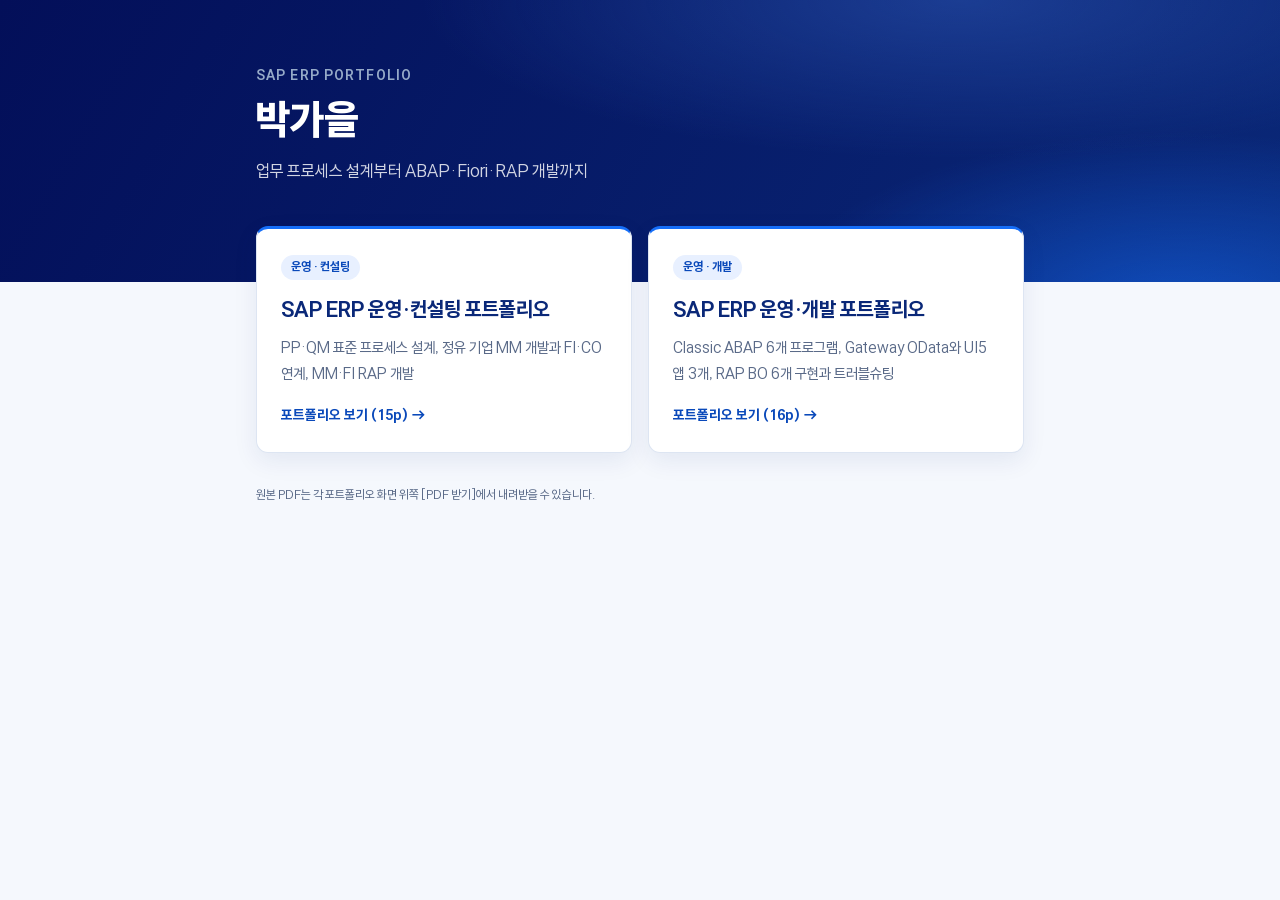
<file: index.html>
<!doctype html>
<html lang="ko">
<head>
<meta charset="utf-8">
<meta name="viewport" content="width=device-width, initial-scale=1">
<title>박가을 SAP ERP 포트폴리오</title>
<meta name="description" content="박가을 SAP ERP 포트폴리오 (운영·컨설팅 / 운영·개발)">
<style>
  @font-face {
    font-family: "Freesentation";
    src: url("fonts/Freesentation-4Regular.woff2") format("woff2");
    font-weight: 400;
    font-display: swap;
  }
  @font-face {
    font-family: "Freesentation";
    src: url("fonts/Freesentation-7Bold.woff2") format("woff2");
    font-weight: 700;
    font-display: swap;
  }
  @font-face {
    font-family: "Freesentation";
    src: url("fonts/Freesentation-8ExtraBold.woff2") format("woff2");
    font-weight: 800;
    font-display: swap;
  }
  /* 남색 계열: #0A2878 · #3C5A8C · #788CB4 · #96AAC8 + 강조 파랑 #156EF8 */
  :root {
    --page: #f5f8fd;
    --hero-deep: #030f59;
    --hero-base: #0A2878;
    --hero-glow: #2850ab;
    --hero-streak: #156ef8;
    --hero-sub: #96AAC8;
    --card: #ffffff;
    --card-line: #dde5f2;
    --card-top: #156ef8;
    --title: #0A2878;
    --text: #1b2333;
    --muted: #5a6a88;
    --tag-bg: #e8f0ff;
    --tag-text: #0a49ba;
    --link: #0a49ba;
    --hover: #788CB4;
    --note: #5a6a88;
  }
  * { box-sizing: border-box; }
  body {
    margin: 0;
    min-height: 100vh;
    background-color: var(--page);
    color: var(--text);
    font-family: "Freesentation", -apple-system, BlinkMacSystemFont, "Apple SD Gothic Neo", "Malgun Gothic", "Noto Sans KR", sans-serif;
    line-height: 1.6;
  }
  .hero {
    background:
      radial-gradient(ellipse 45% 90% at 92% 110%, rgba(21, 110, 248, 0.55), transparent 70%),
      radial-gradient(ellipse 60% 80% at 75% 0%, rgba(40, 80, 171, 0.6), transparent 70%),
      linear-gradient(120deg, var(--hero-deep) 0%, var(--hero-base) 100%);
    color: #ffffff;
  }
  .wrap {
    max-width: 800px;
    margin: 0 auto;
    padding: 0 16px;
  }
  main.wrap {
    padding-bottom: 64px;
  }
  .hero .wrap {
    padding-top: 64px;
    padding-bottom: 96px;
  }
  .eyebrow {
    margin: 0;
    color: var(--hero-sub);
    font-size: 14px;
    font-weight: 700;
    letter-spacing: 0.08em;
  }
  h1 {
    margin: 6px 0 10px;
    font-size: 44px;
    font-weight: 800;
    line-height: 1.25;
  }
  .lead {
    margin: 0;
    color: rgba(255, 255, 255, 0.82);
    font-size: 18px;
  }
  .cards {
    display: grid;
    grid-template-columns: repeat(auto-fit, minmax(260px, 1fr));
    gap: 16px;
    margin-top: -56px;
  }
  a.card {
    display: block;
    padding: 24px;
    background: var(--card);
    border: 1px solid var(--card-line);
    border-top: 3px solid var(--card-top);
    border-radius: 12px;
    box-shadow: 0 8px 24px rgba(10, 40, 120, 0.08);
    color: inherit;
    text-decoration: none;
    transition: border-color 0.15s, transform 0.15s;
  }
  a.card:hover, a.card:focus-visible {
    border-color: var(--hover);
    border-top-color: var(--card-top);
    transform: translateY(-2px);
    outline: none;
  }
  .tag {
    display: inline-block;
    padding: 2px 10px;
    background: var(--tag-bg);
    color: var(--tag-text);
    border-radius: 999px;
    font-size: 13px;
    font-weight: 700;
  }
  h2 {
    margin: 12px 0 8px;
    color: var(--title);
    font-size: 22px;
    font-weight: 700;
  }
  .card p {
    margin: 0 0 16px;
    color: var(--muted);
    font-size: 16px;
  }
  .open {
    color: var(--link);
    font-weight: 700;
    font-size: 15px;
  }
  .note {
    margin: 32px 0 0;
    color: var(--note);
    font-size: 13px;
  }
  @media (max-width: 480px) {
    h1 { font-size: 36px; }
    .hero .wrap { padding-top: 48px; }
  }
  @media (prefers-color-scheme: dark) {
    :root {
      --page: #061a6a;
      --card: rgba(255, 255, 255, 0.07);
      --card-line: rgba(255, 255, 255, 0.16);
      --card-top: #4d8dff;
      --title: #ffffff;
      --text: #e6ebf5;
      --muted: #b4c3dc;
      --tag-bg: rgba(21, 110, 248, 0.28);
      --tag-text: #d6e4ff;
      --link: #8cb8ff;
      --hover: #96AAC8;
      --note: #96AAC8;
    }
    body { background: transparent; }
    html {
      min-height: 100%;
      background-color: #030f59;
      background:
        radial-gradient(ellipse 70% 50% at 85% 75%, rgba(40, 80, 171, 0.55), transparent 70%),
        linear-gradient(160deg, #030f59 0%, #061a6a 55%, #0A2878 100%);
    }
    .hero { background: transparent; }
    .hero .wrap { padding-bottom: 40px; }
    .cards { margin-top: 0; }
    a.card { backdrop-filter: blur(6px); }
  }
</style>
</head>
<body>
<header class="hero">
  <div class="wrap">
    <p class="eyebrow">SAP ERP PORTFOLIO</p>
    <h1>박가을</h1>
    <p class="lead">업무 프로세스 설계부터 ABAP·Fiori·RAP 개발까지</p>
  </div>
</header>

<main class="wrap">
  <div class="cards">
    <a class="card" href="consultant.html">
      <span class="tag">운영 · 컨설팅</span>
      <h2>SAP ERP 운영·컨설팅 포트폴리오</h2>
      <p>PP·QM 표준 프로세스 설계, 정유 기업 MM 개발과 FI·CO 연계, MM·FI RAP 개발</p>
      <span class="open">포트폴리오 보기 (15p) →</span>
    </a>
    <a class="card" href="developer.html">
      <span class="tag">운영 · 개발</span>
      <h2>SAP ERP 운영·개발 포트폴리오</h2>
      <p>Classic ABAP 6개 프로그램, Gateway OData와 UI5 앱 3개, RAP BO 6개 구현과 트러블슈팅</p>
      <span class="open">포트폴리오 보기 (16p) →</span>
    </a>
  </div>

  <p class="note">원본 PDF는 각 포트폴리오 화면 위쪽 [PDF 받기]에서 내려받을 수 있습니다.</p>
</main>
</body>
</html>
</file>
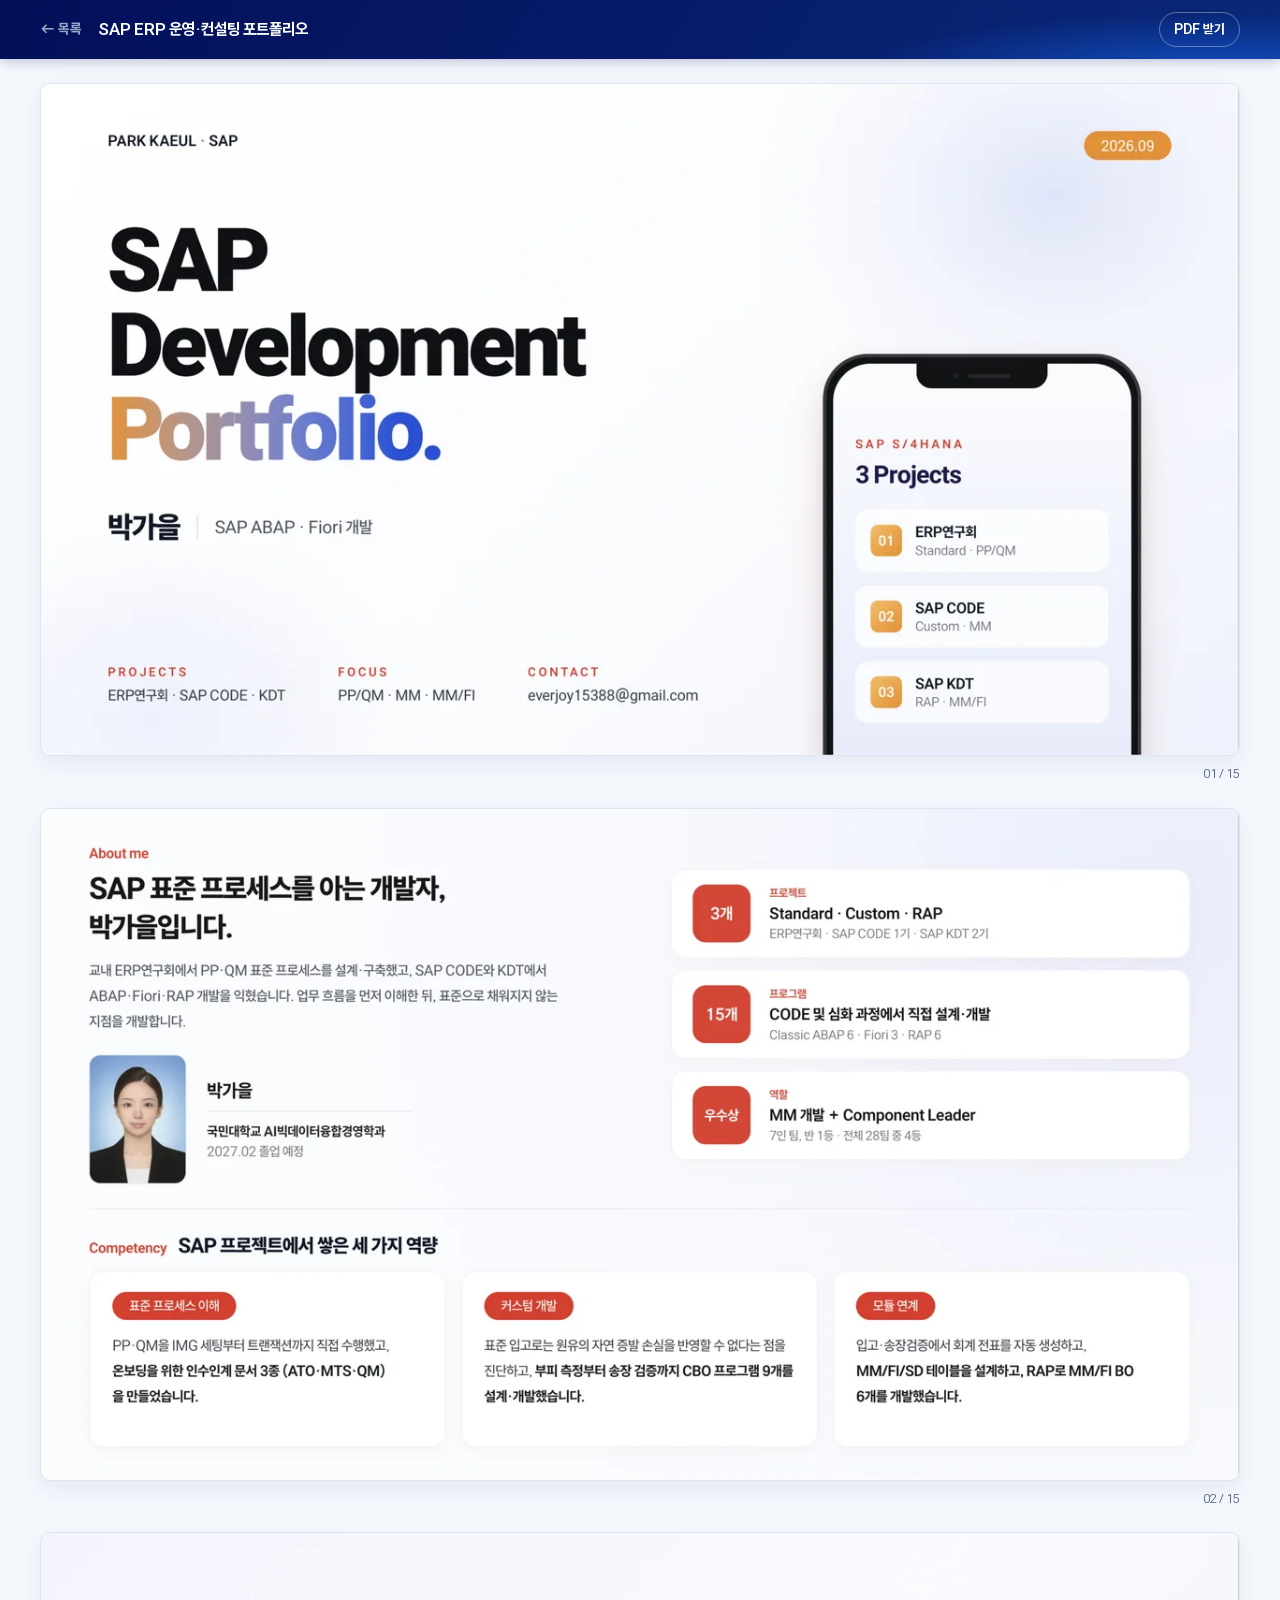
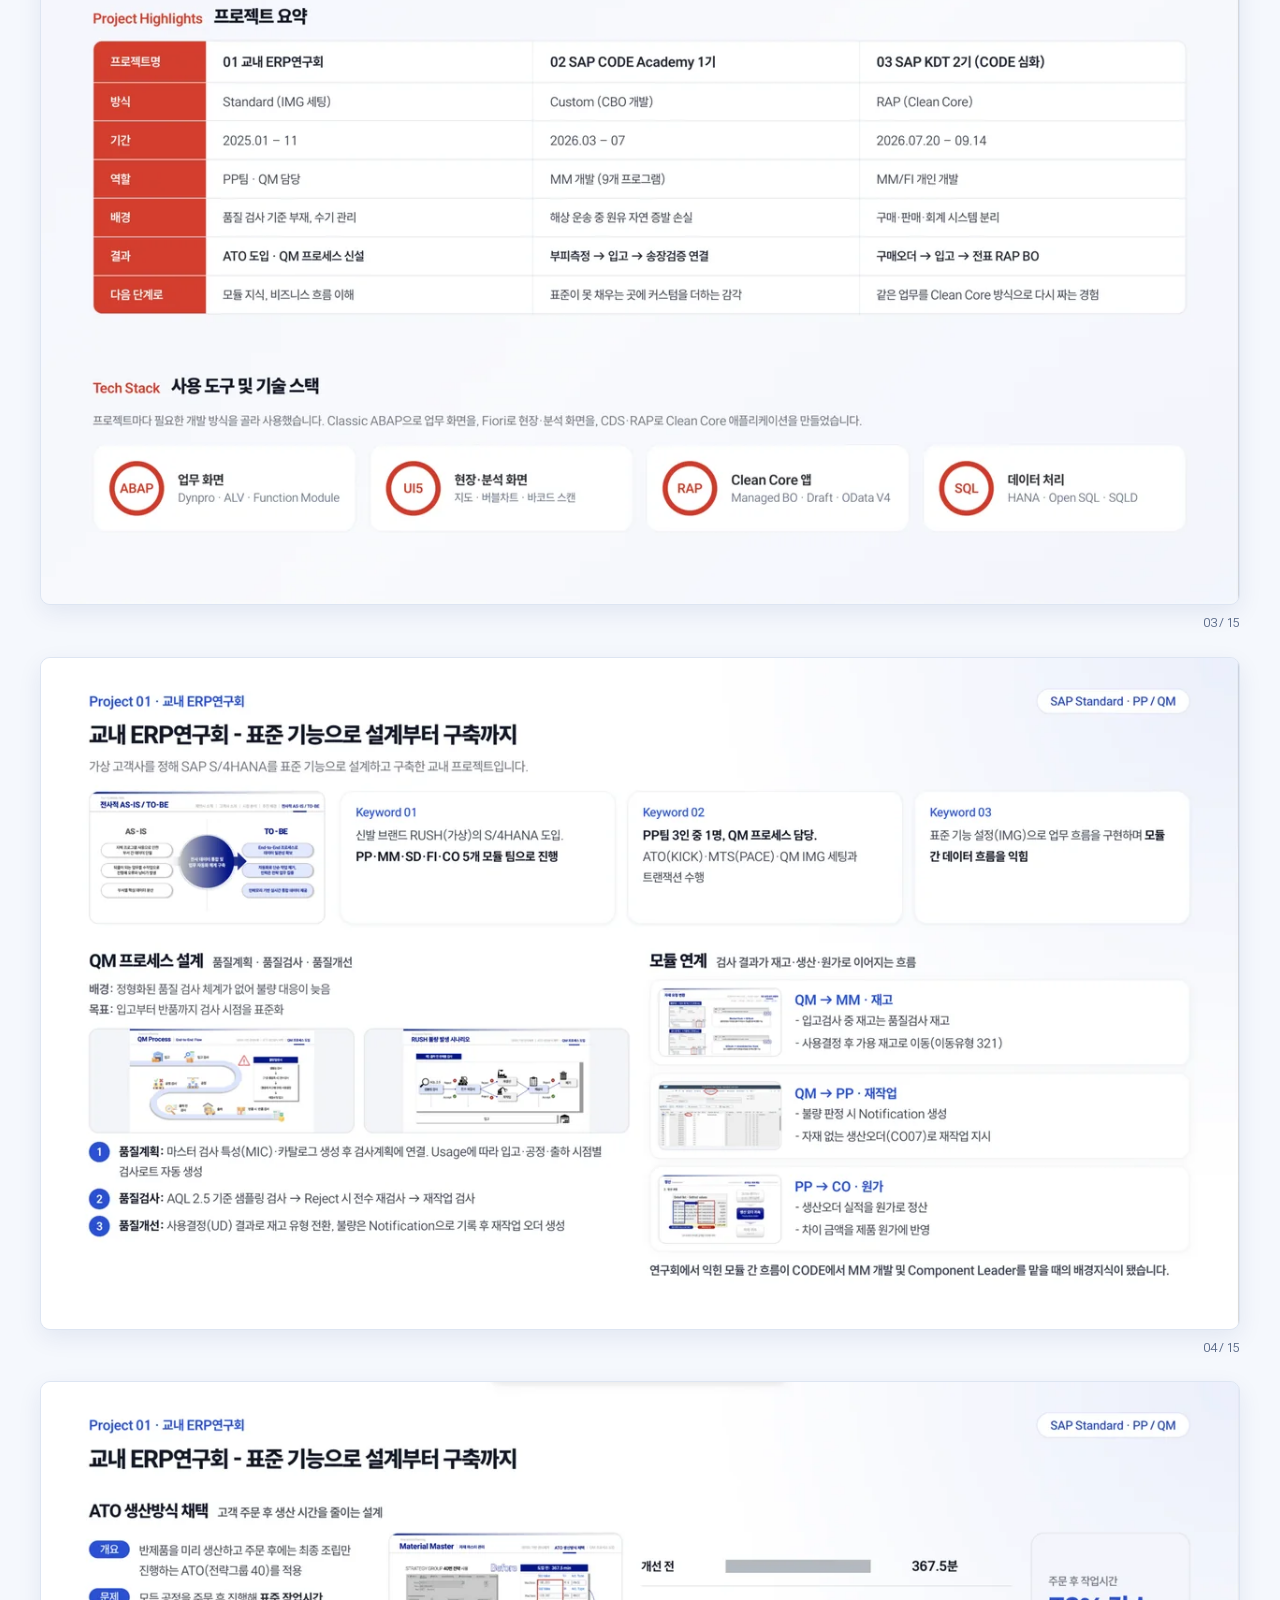
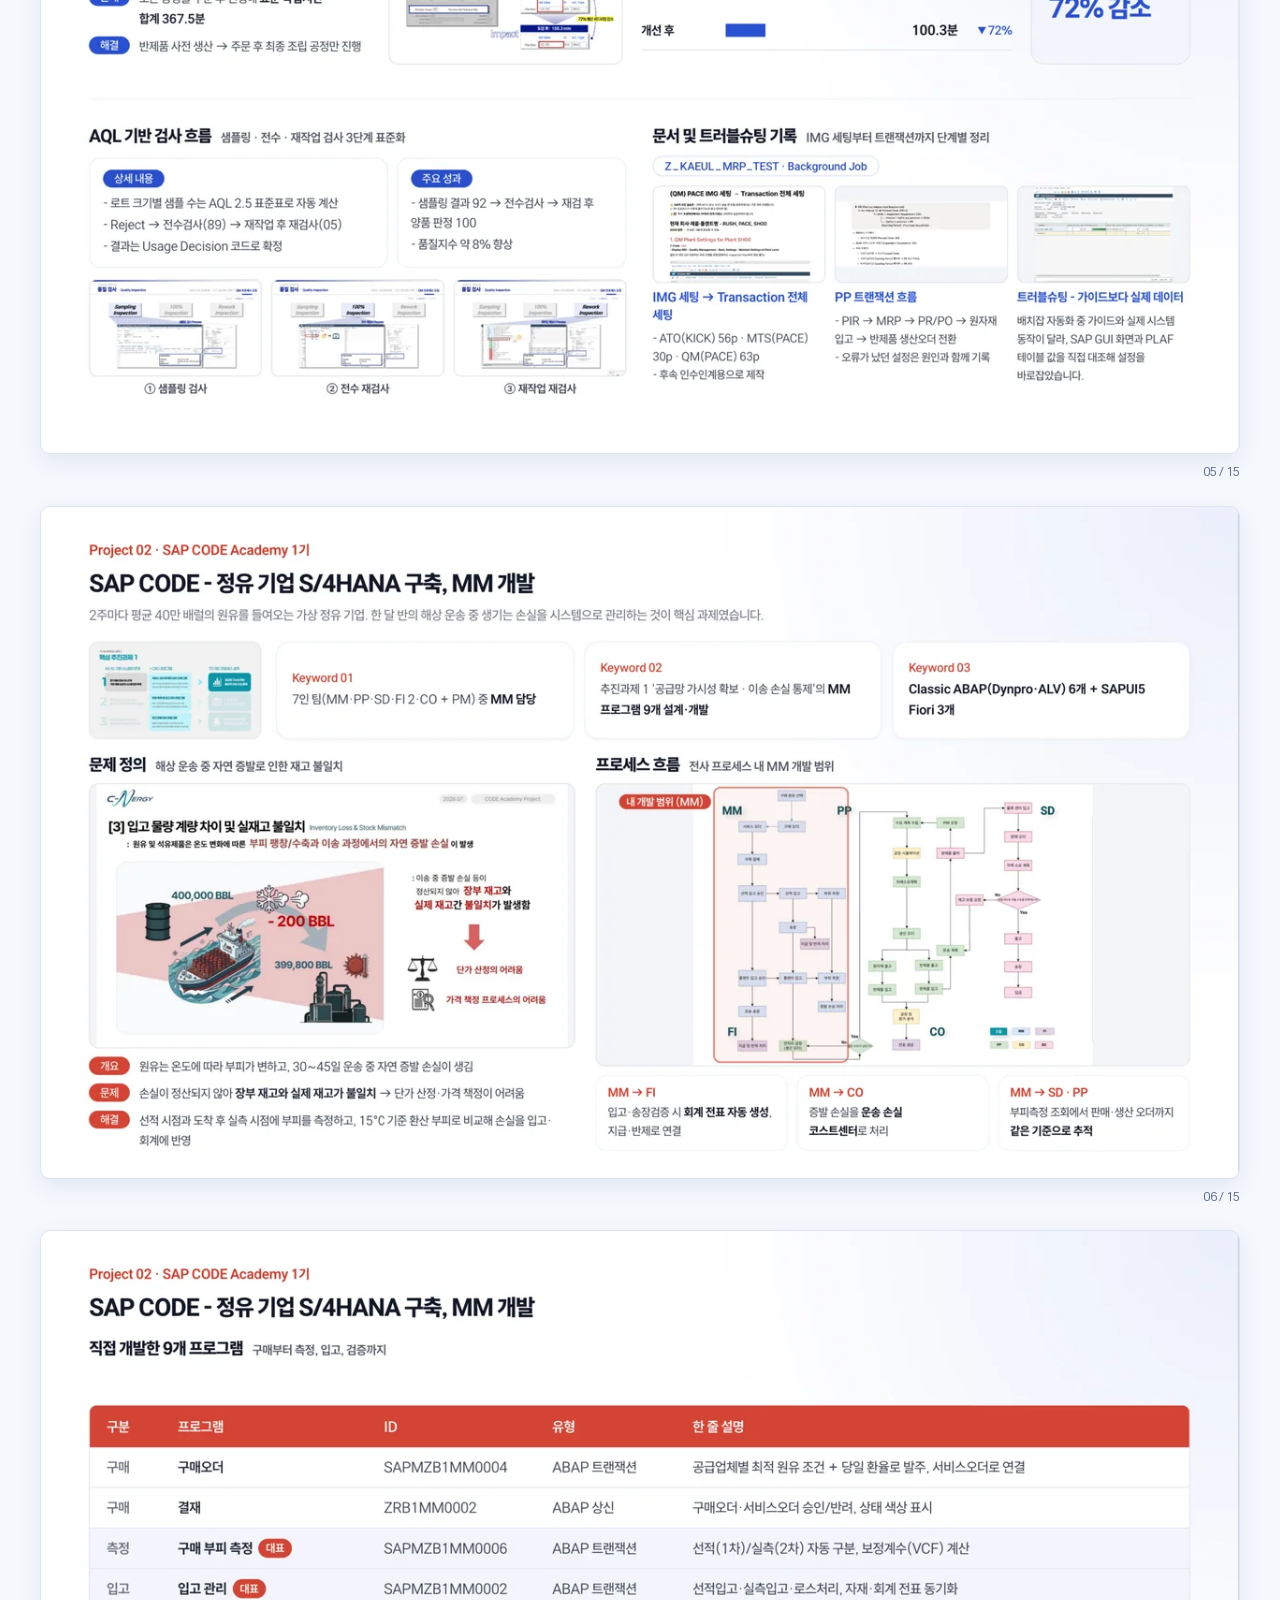
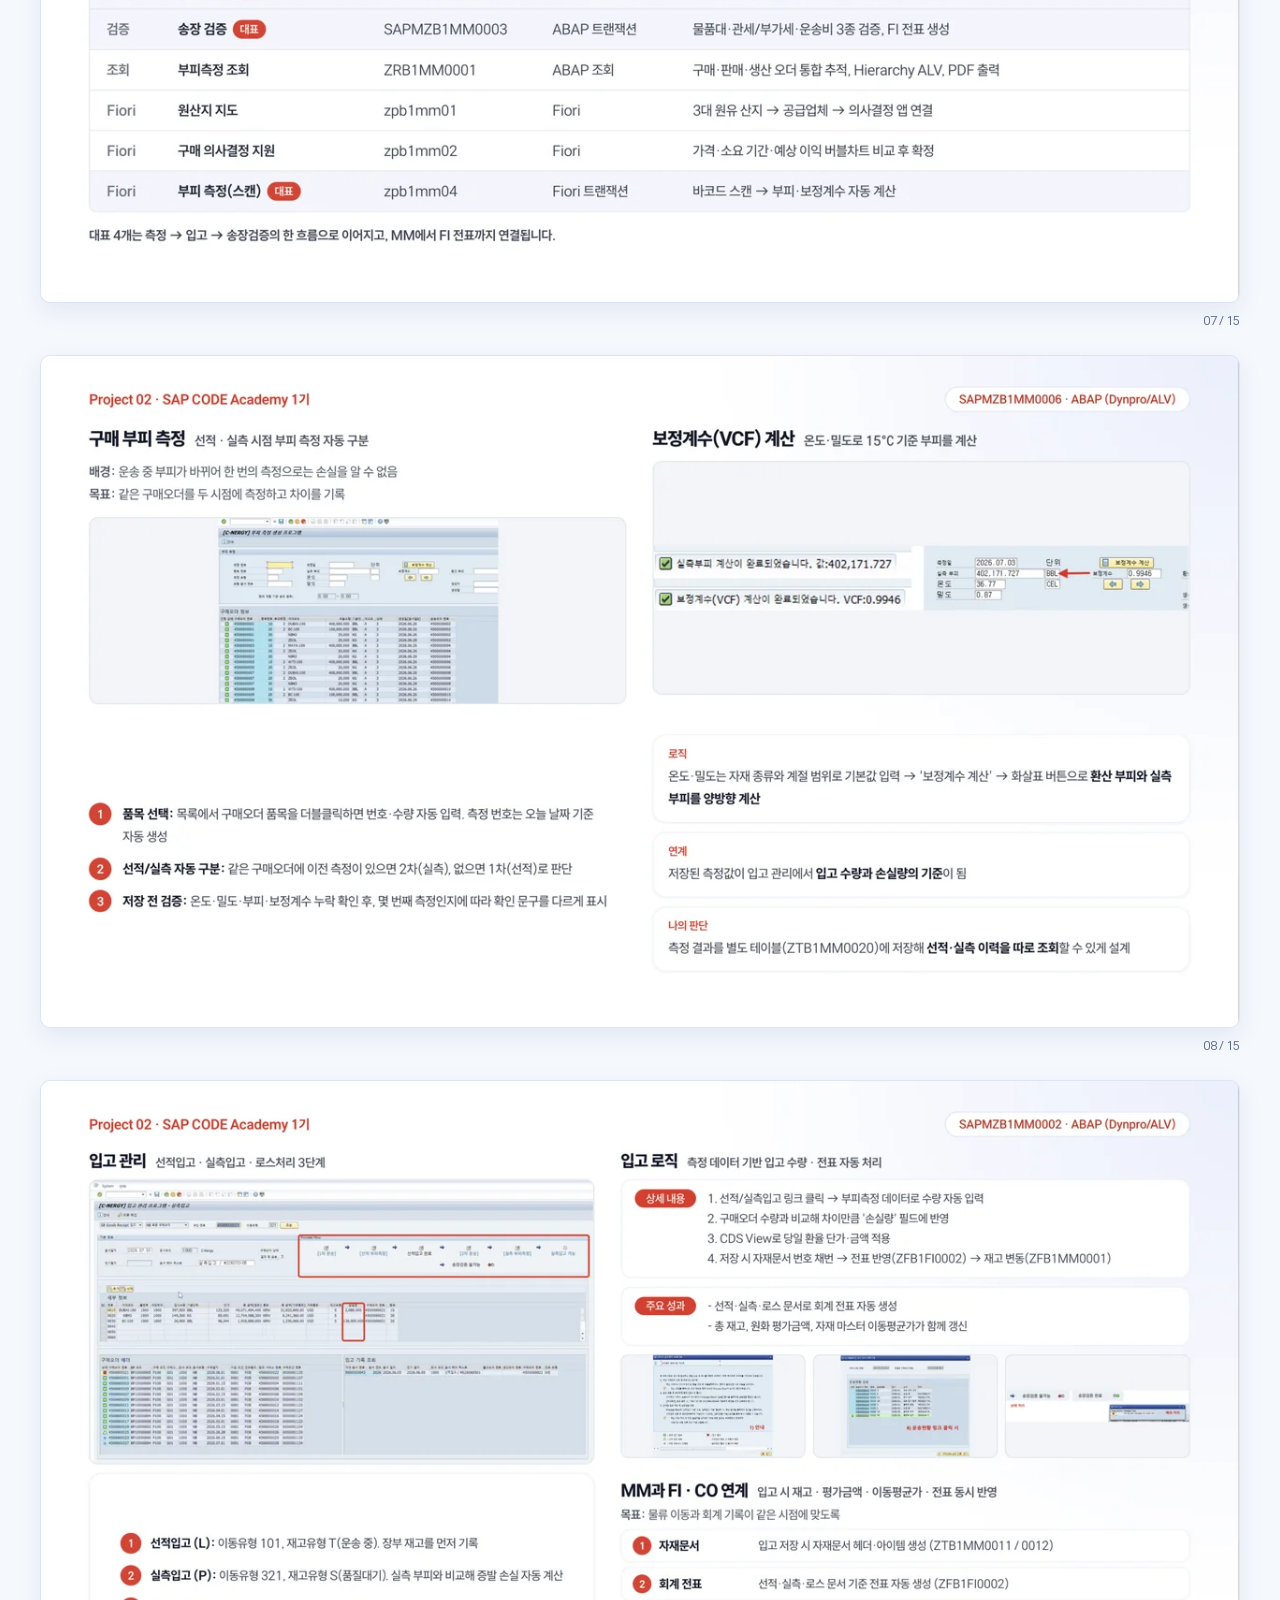
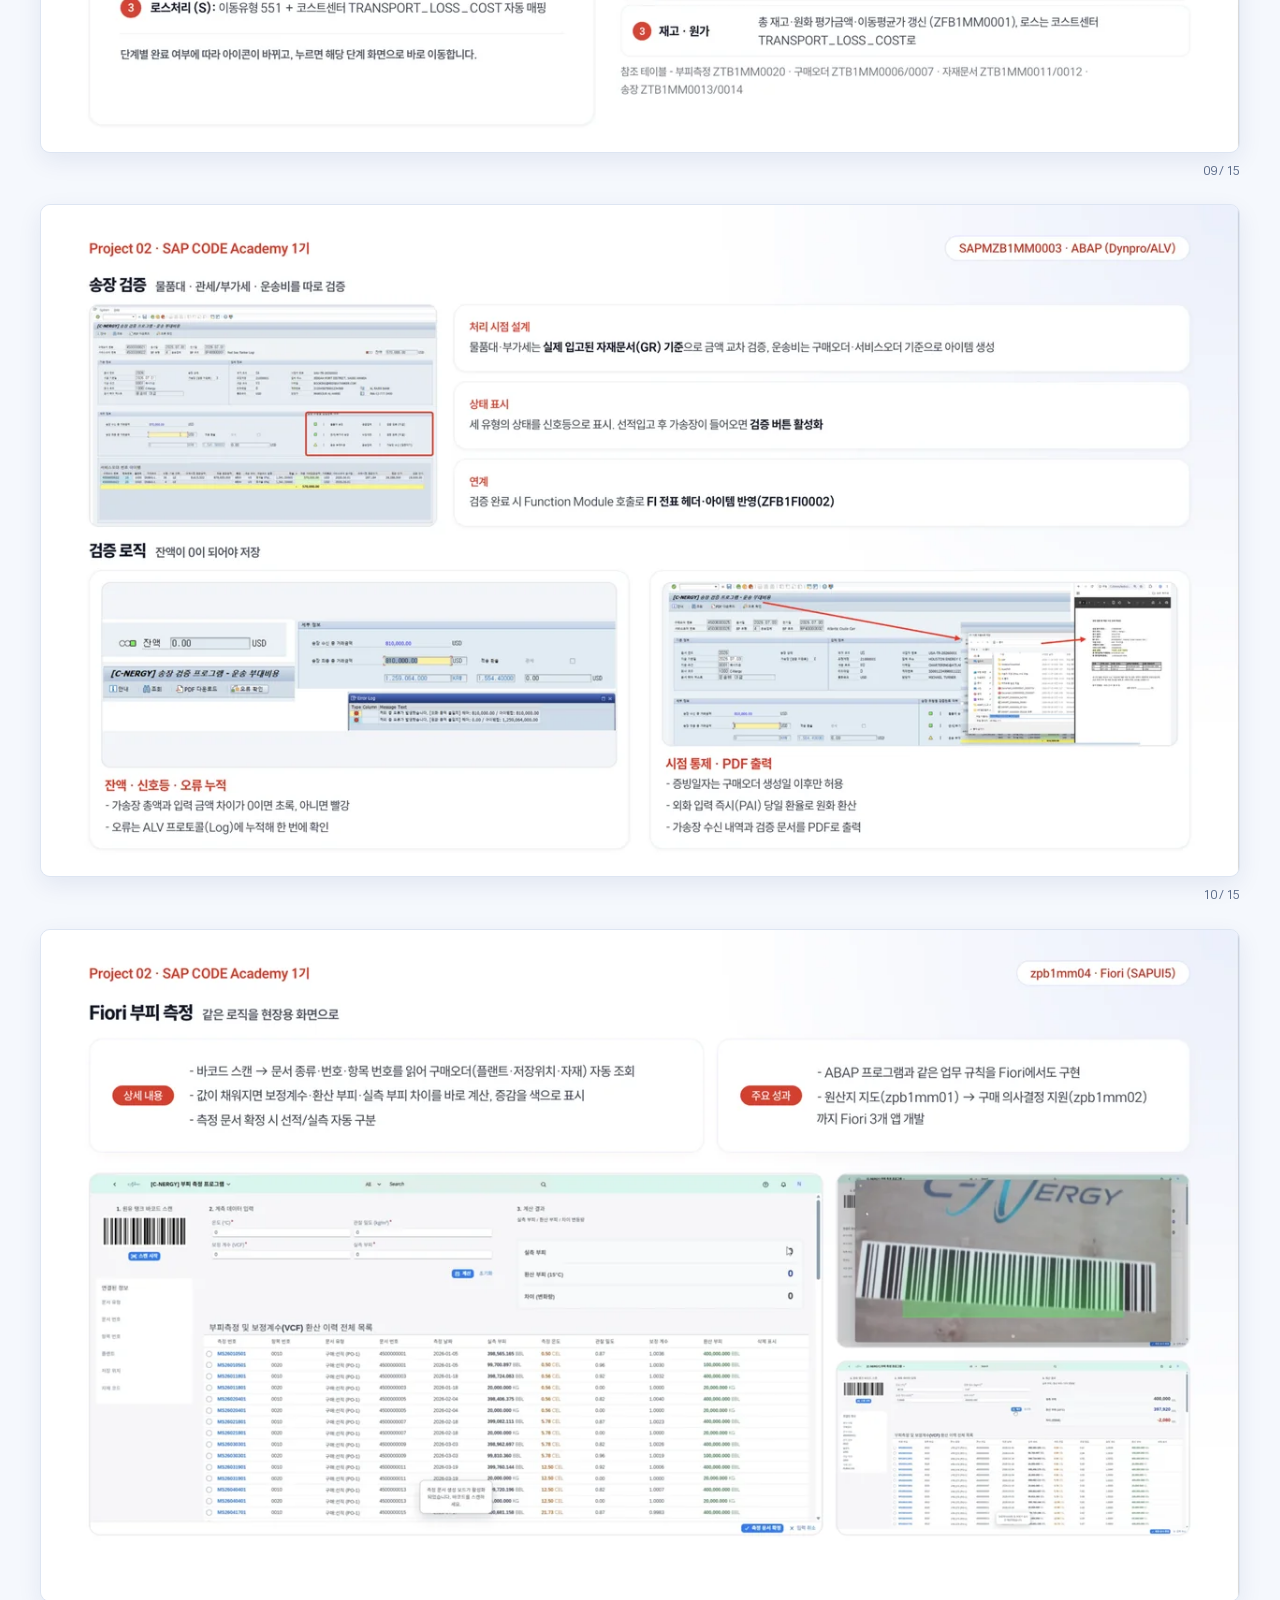
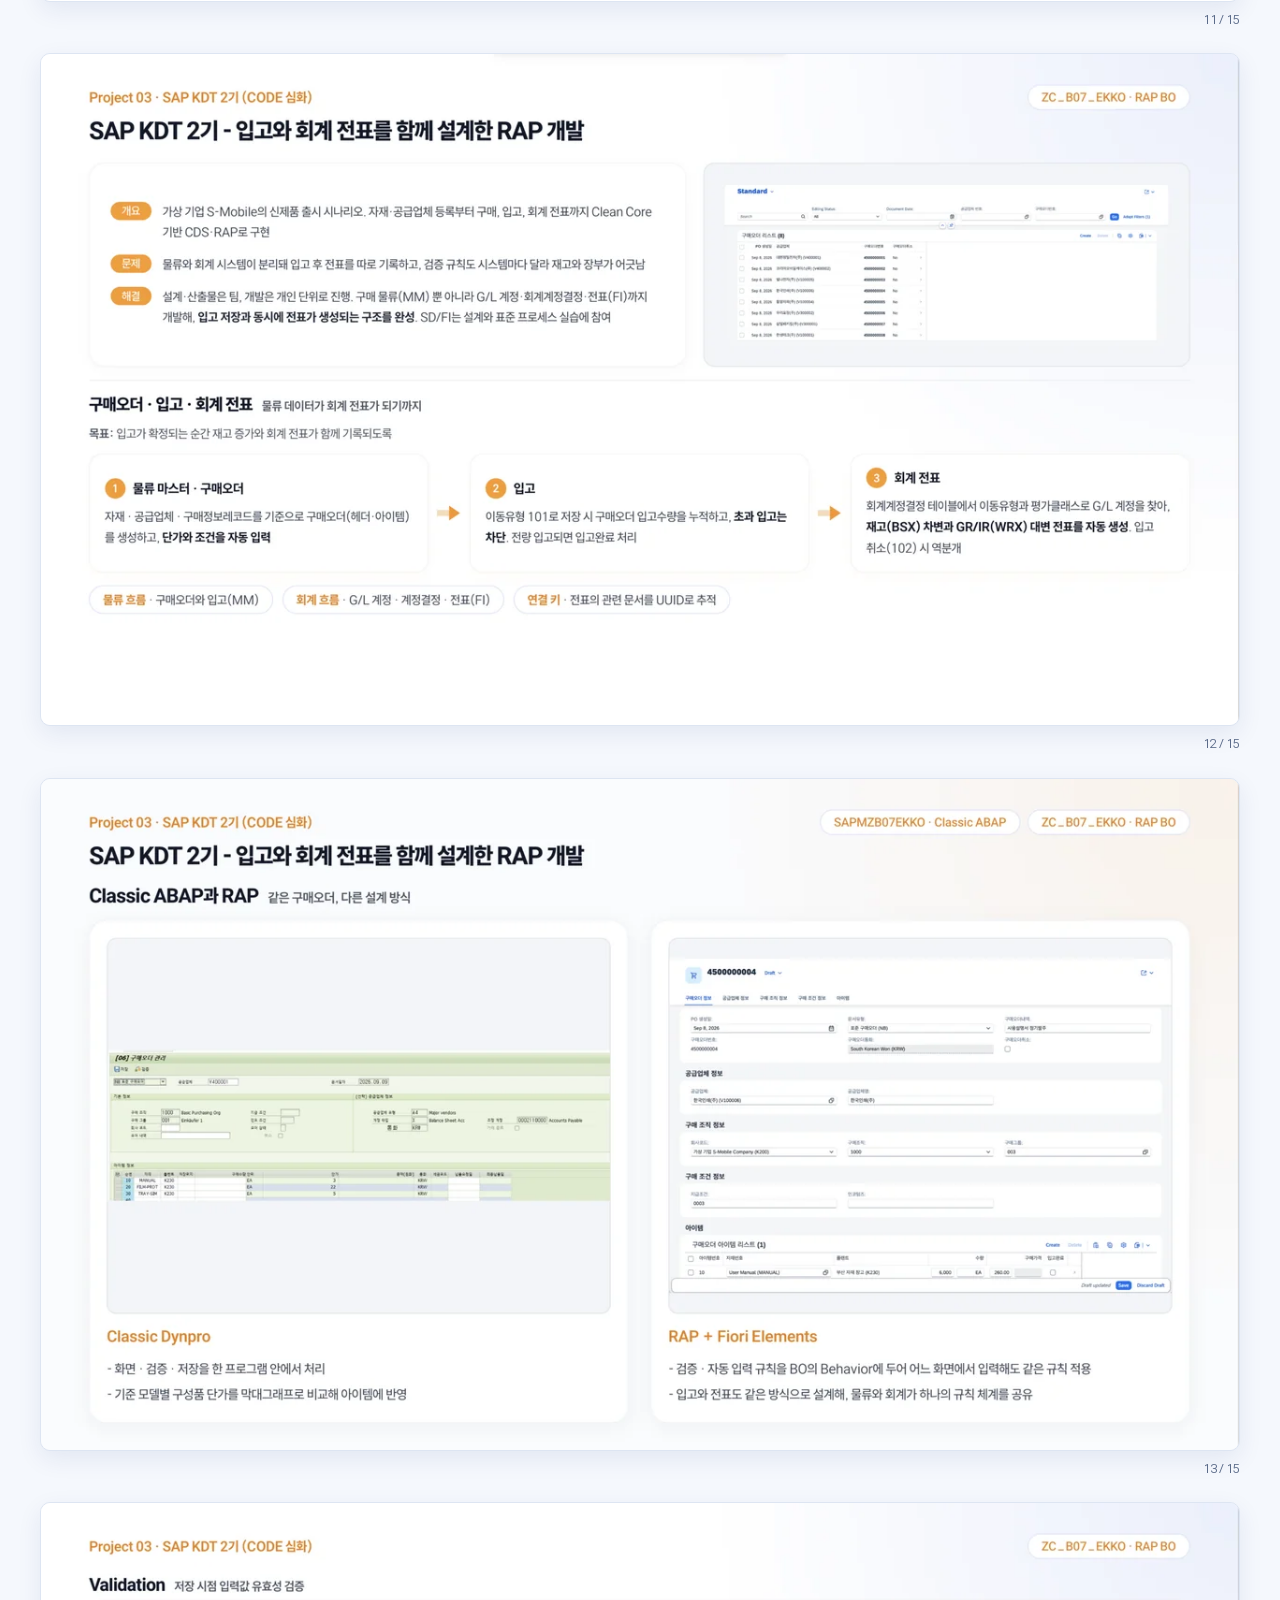
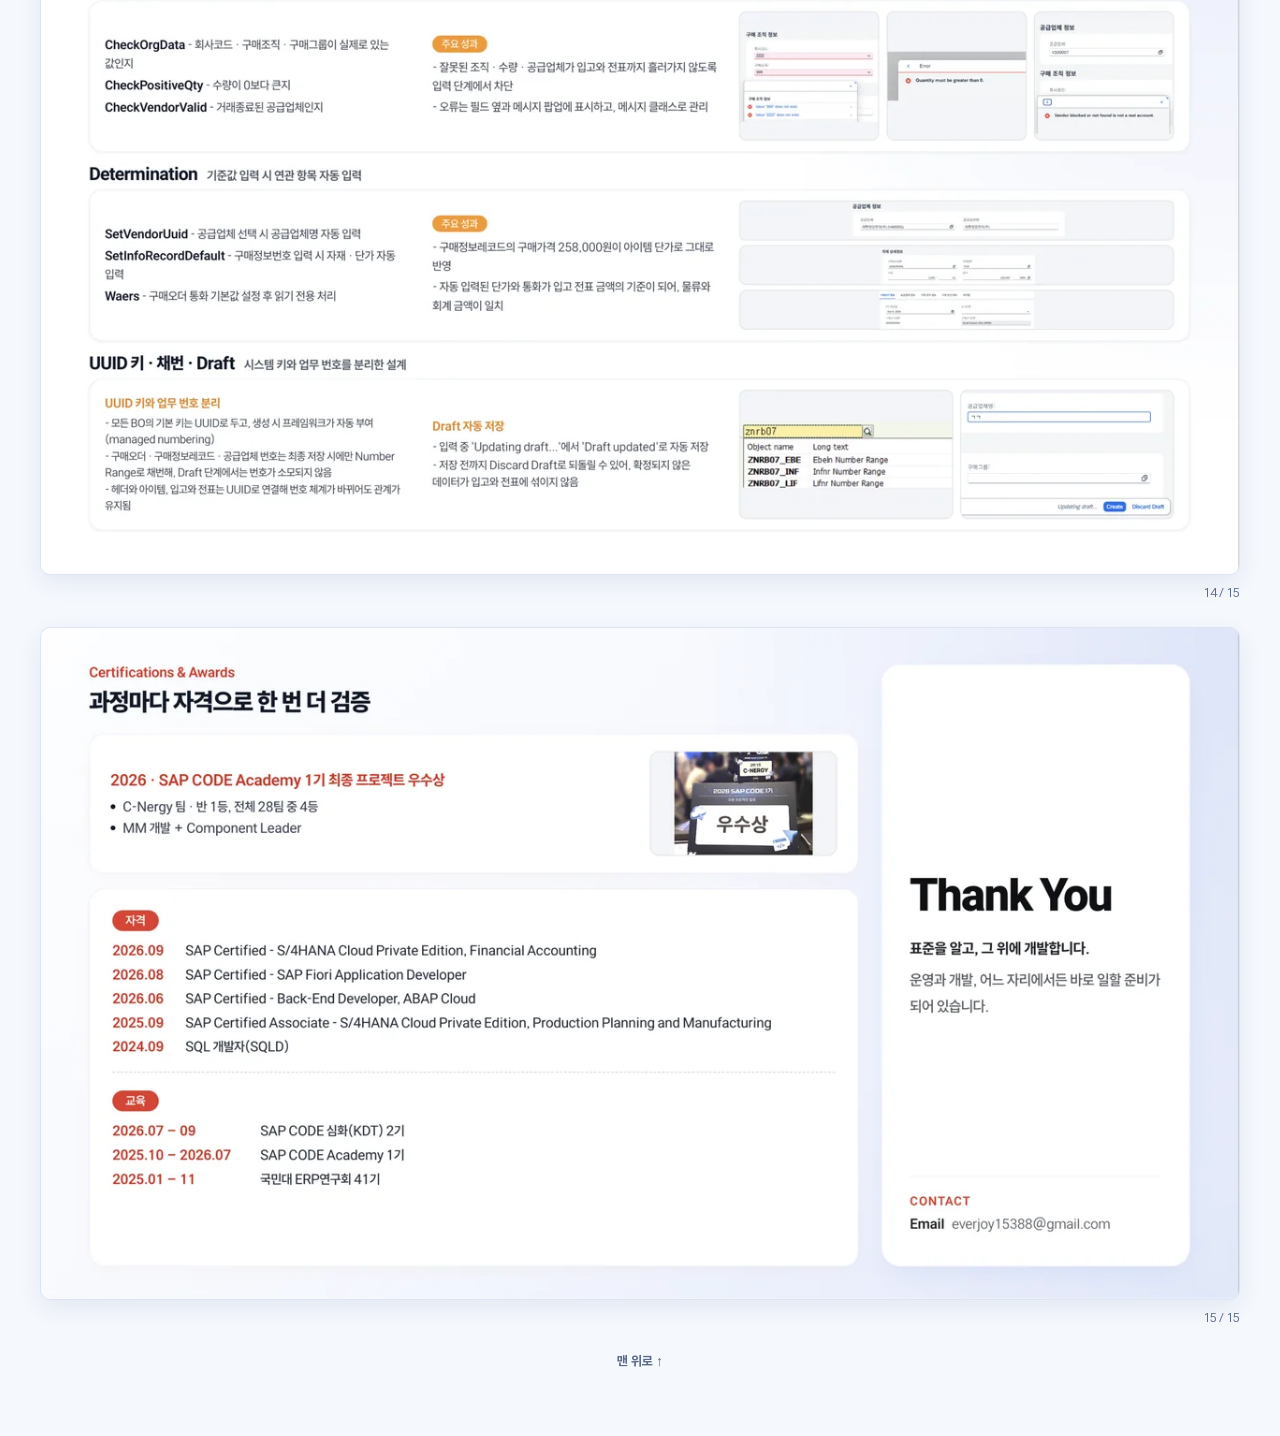
<file: consultant.html>
<!doctype html>
<html lang="ko">
<head>
<meta charset="utf-8">
<meta name="viewport" content="width=device-width, initial-scale=1">
<title>SAP ERP 운영·컨설팅 포트폴리오 · 박가을</title>
<meta name="description" content="박가을 SAP ERP 운영·컨설팅 포트폴리오 (15p)">
<link rel="stylesheet" href="viewer.css">
</head>
<body id="top">
<header class="bar">
  <div class="bar-inner">
    <a class="back" href="./">← 목록</a>
    <h1 class="title">SAP ERP 운영·컨설팅 포트폴리오</h1>
    <a class="download" href="consultant.pdf" download>PDF 받기</a>
  </div>
</header>

<main>
  <figure>
    <img src="pages/consultant/01-1280.webp"
         srcset="pages/consultant/01-1280.webp 1280w, pages/consultant/01-2560.webp 2560w"
         sizes="(max-width: 1232px) 100vw, 1200px"
         width="1280" height="717" alt="SAP ERP 운영·컨설팅 포트폴리오 1쪽">
    <figcaption>01 / 15</figcaption>
  </figure>
  <figure>
    <img src="pages/consultant/02-1280.webp"
         srcset="pages/consultant/02-1280.webp 1280w, pages/consultant/02-2560.webp 2560w"
         sizes="(max-width: 1232px) 100vw, 1200px"
         width="1280" height="717" alt="SAP ERP 운영·컨설팅 포트폴리오 2쪽">
    <figcaption>02 / 15</figcaption>
  </figure>
  <figure>
    <img src="pages/consultant/03-1280.webp"
         srcset="pages/consultant/03-1280.webp 1280w, pages/consultant/03-2560.webp 2560w"
         sizes="(max-width: 1232px) 100vw, 1200px"
         width="1280" height="717" alt="SAP ERP 운영·컨설팅 포트폴리오 3쪽" loading="lazy">
    <figcaption>03 / 15</figcaption>
  </figure>
  <figure>
    <img src="pages/consultant/04-1280.webp"
         srcset="pages/consultant/04-1280.webp 1280w, pages/consultant/04-2560.webp 2560w"
         sizes="(max-width: 1232px) 100vw, 1200px"
         width="1280" height="717" alt="SAP ERP 운영·컨설팅 포트폴리오 4쪽" loading="lazy">
    <figcaption>04 / 15</figcaption>
  </figure>
  <figure>
    <img src="pages/consultant/05-1280.webp"
         srcset="pages/consultant/05-1280.webp 1280w, pages/consultant/05-2560.webp 2560w"
         sizes="(max-width: 1232px) 100vw, 1200px"
         width="1280" height="717" alt="SAP ERP 운영·컨설팅 포트폴리오 5쪽" loading="lazy">
    <figcaption>05 / 15</figcaption>
  </figure>
  <figure>
    <img src="pages/consultant/06-1280.webp"
         srcset="pages/consultant/06-1280.webp 1280w, pages/consultant/06-2560.webp 2560w"
         sizes="(max-width: 1232px) 100vw, 1200px"
         width="1280" height="717" alt="SAP ERP 운영·컨설팅 포트폴리오 6쪽" loading="lazy">
    <figcaption>06 / 15</figcaption>
  </figure>
  <figure>
    <img src="pages/consultant/07-1280.webp"
         srcset="pages/consultant/07-1280.webp 1280w, pages/consultant/07-2560.webp 2560w"
         sizes="(max-width: 1232px) 100vw, 1200px"
         width="1280" height="717" alt="SAP ERP 운영·컨설팅 포트폴리오 7쪽" loading="lazy">
    <figcaption>07 / 15</figcaption>
  </figure>
  <figure>
    <img src="pages/consultant/08-1280.webp"
         srcset="pages/consultant/08-1280.webp 1280w, pages/consultant/08-2560.webp 2560w"
         sizes="(max-width: 1232px) 100vw, 1200px"
         width="1280" height="717" alt="SAP ERP 운영·컨설팅 포트폴리오 8쪽" loading="lazy">
    <figcaption>08 / 15</figcaption>
  </figure>
  <figure>
    <img src="pages/consultant/09-1280.webp"
         srcset="pages/consultant/09-1280.webp 1280w, pages/consultant/09-2560.webp 2560w"
         sizes="(max-width: 1232px) 100vw, 1200px"
         width="1280" height="717" alt="SAP ERP 운영·컨설팅 포트폴리오 9쪽" loading="lazy">
    <figcaption>09 / 15</figcaption>
  </figure>
  <figure>
    <img src="pages/consultant/10-1280.webp"
         srcset="pages/consultant/10-1280.webp 1280w, pages/consultant/10-2560.webp 2560w"
         sizes="(max-width: 1232px) 100vw, 1200px"
         width="1280" height="717" alt="SAP ERP 운영·컨설팅 포트폴리오 10쪽" loading="lazy">
    <figcaption>10 / 15</figcaption>
  </figure>
  <figure>
    <img src="pages/consultant/11-1280.webp"
         srcset="pages/consultant/11-1280.webp 1280w, pages/consultant/11-2560.webp 2560w"
         sizes="(max-width: 1232px) 100vw, 1200px"
         width="1280" height="717" alt="SAP ERP 운영·컨설팅 포트폴리오 11쪽" loading="lazy">
    <figcaption>11 / 15</figcaption>
  </figure>
  <figure>
    <img src="pages/consultant/12-1280.webp"
         srcset="pages/consultant/12-1280.webp 1280w, pages/consultant/12-2560.webp 2560w"
         sizes="(max-width: 1232px) 100vw, 1200px"
         width="1280" height="717" alt="SAP ERP 운영·컨설팅 포트폴리오 12쪽" loading="lazy">
    <figcaption>12 / 15</figcaption>
  </figure>
  <figure>
    <img src="pages/consultant/13-1280.webp"
         srcset="pages/consultant/13-1280.webp 1280w, pages/consultant/13-2560.webp 2560w"
         sizes="(max-width: 1232px) 100vw, 1200px"
         width="1280" height="717" alt="SAP ERP 운영·컨설팅 포트폴리오 13쪽" loading="lazy">
    <figcaption>13 / 15</figcaption>
  </figure>
  <figure>
    <img src="pages/consultant/14-1280.webp"
         srcset="pages/consultant/14-1280.webp 1280w, pages/consultant/14-2560.webp 2560w"
         sizes="(max-width: 1232px) 100vw, 1200px"
         width="1280" height="717" alt="SAP ERP 운영·컨설팅 포트폴리오 14쪽" loading="lazy">
    <figcaption>14 / 15</figcaption>
  </figure>
  <figure>
    <img src="pages/consultant/15-1280.webp"
         srcset="pages/consultant/15-1280.webp 1280w, pages/consultant/15-2560.webp 2560w"
         sizes="(max-width: 1232px) 100vw, 1200px"
         width="1280" height="717" alt="SAP ERP 운영·컨설팅 포트폴리오 15쪽" loading="lazy">
    <figcaption>15 / 15</figcaption>
  </figure>
  <a class="top" href="#top">맨 위로 ↑</a>
</main>
</body>
</html>
</file>
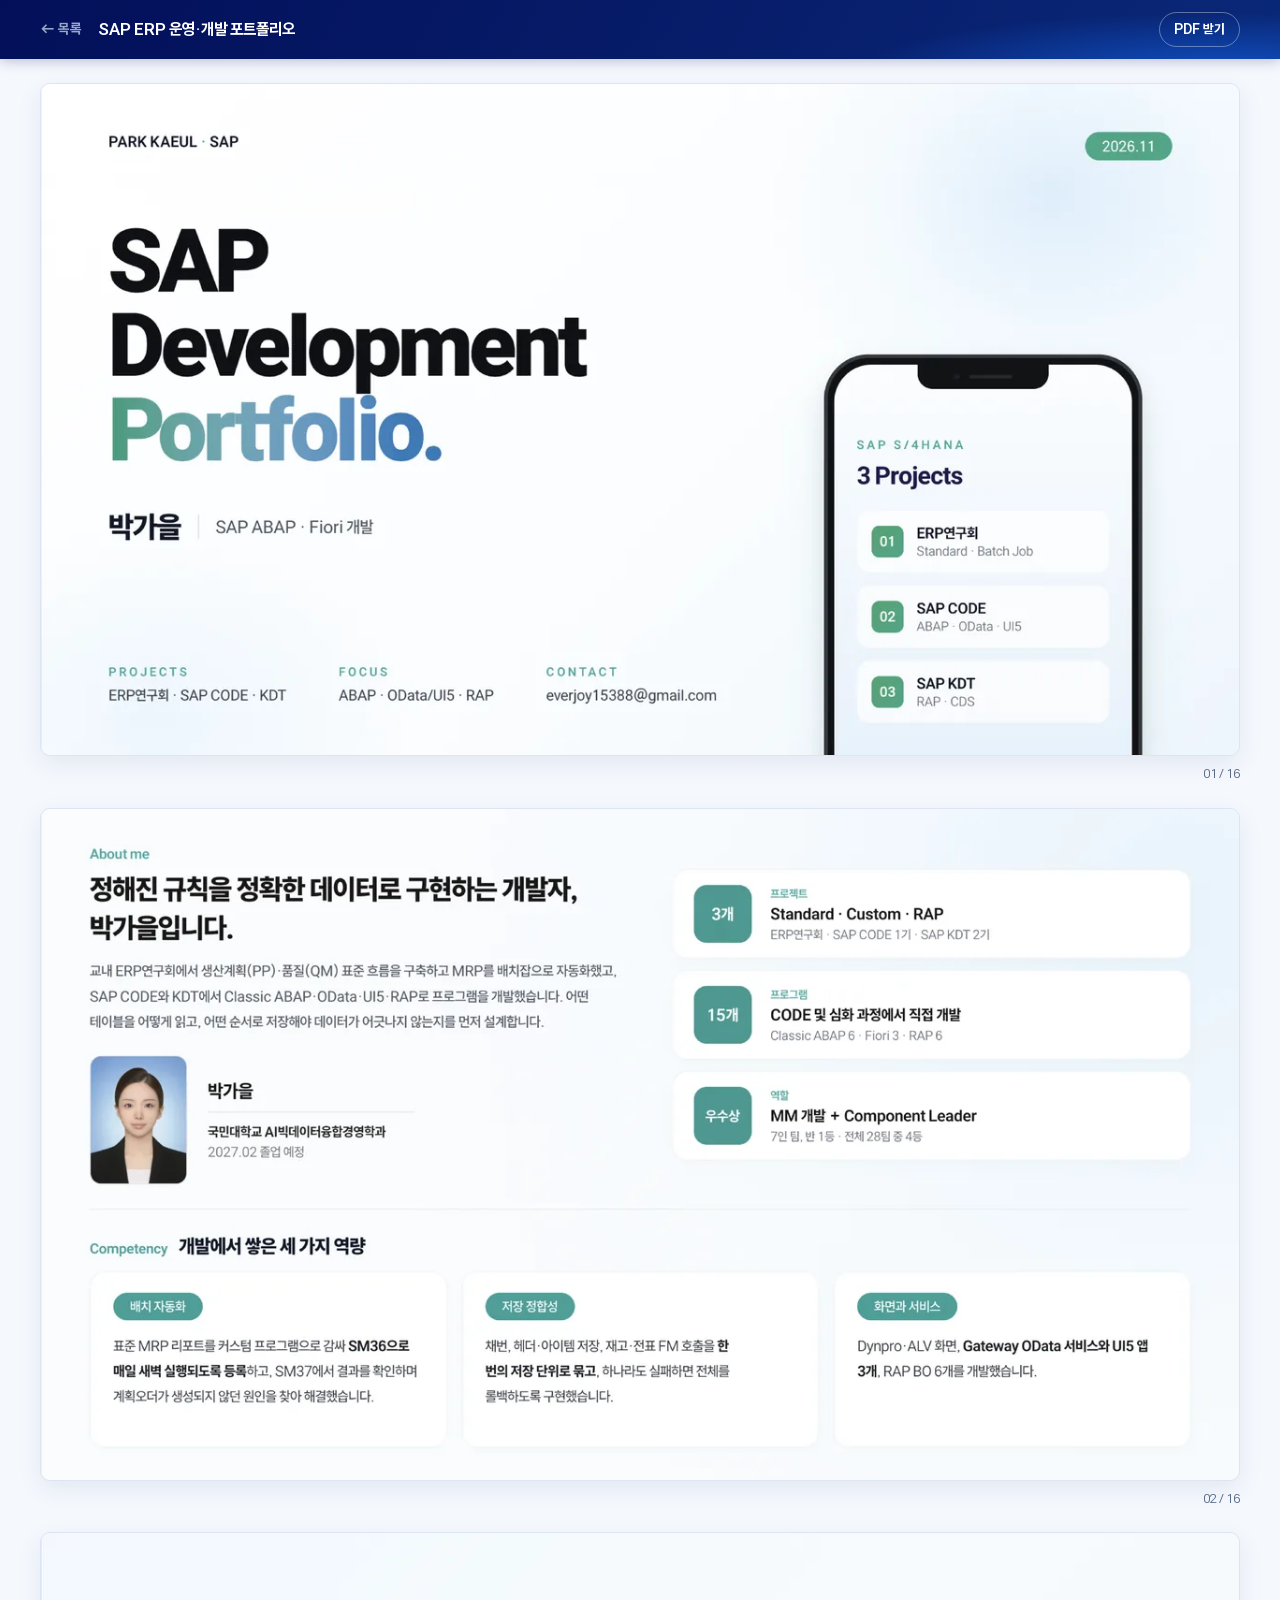
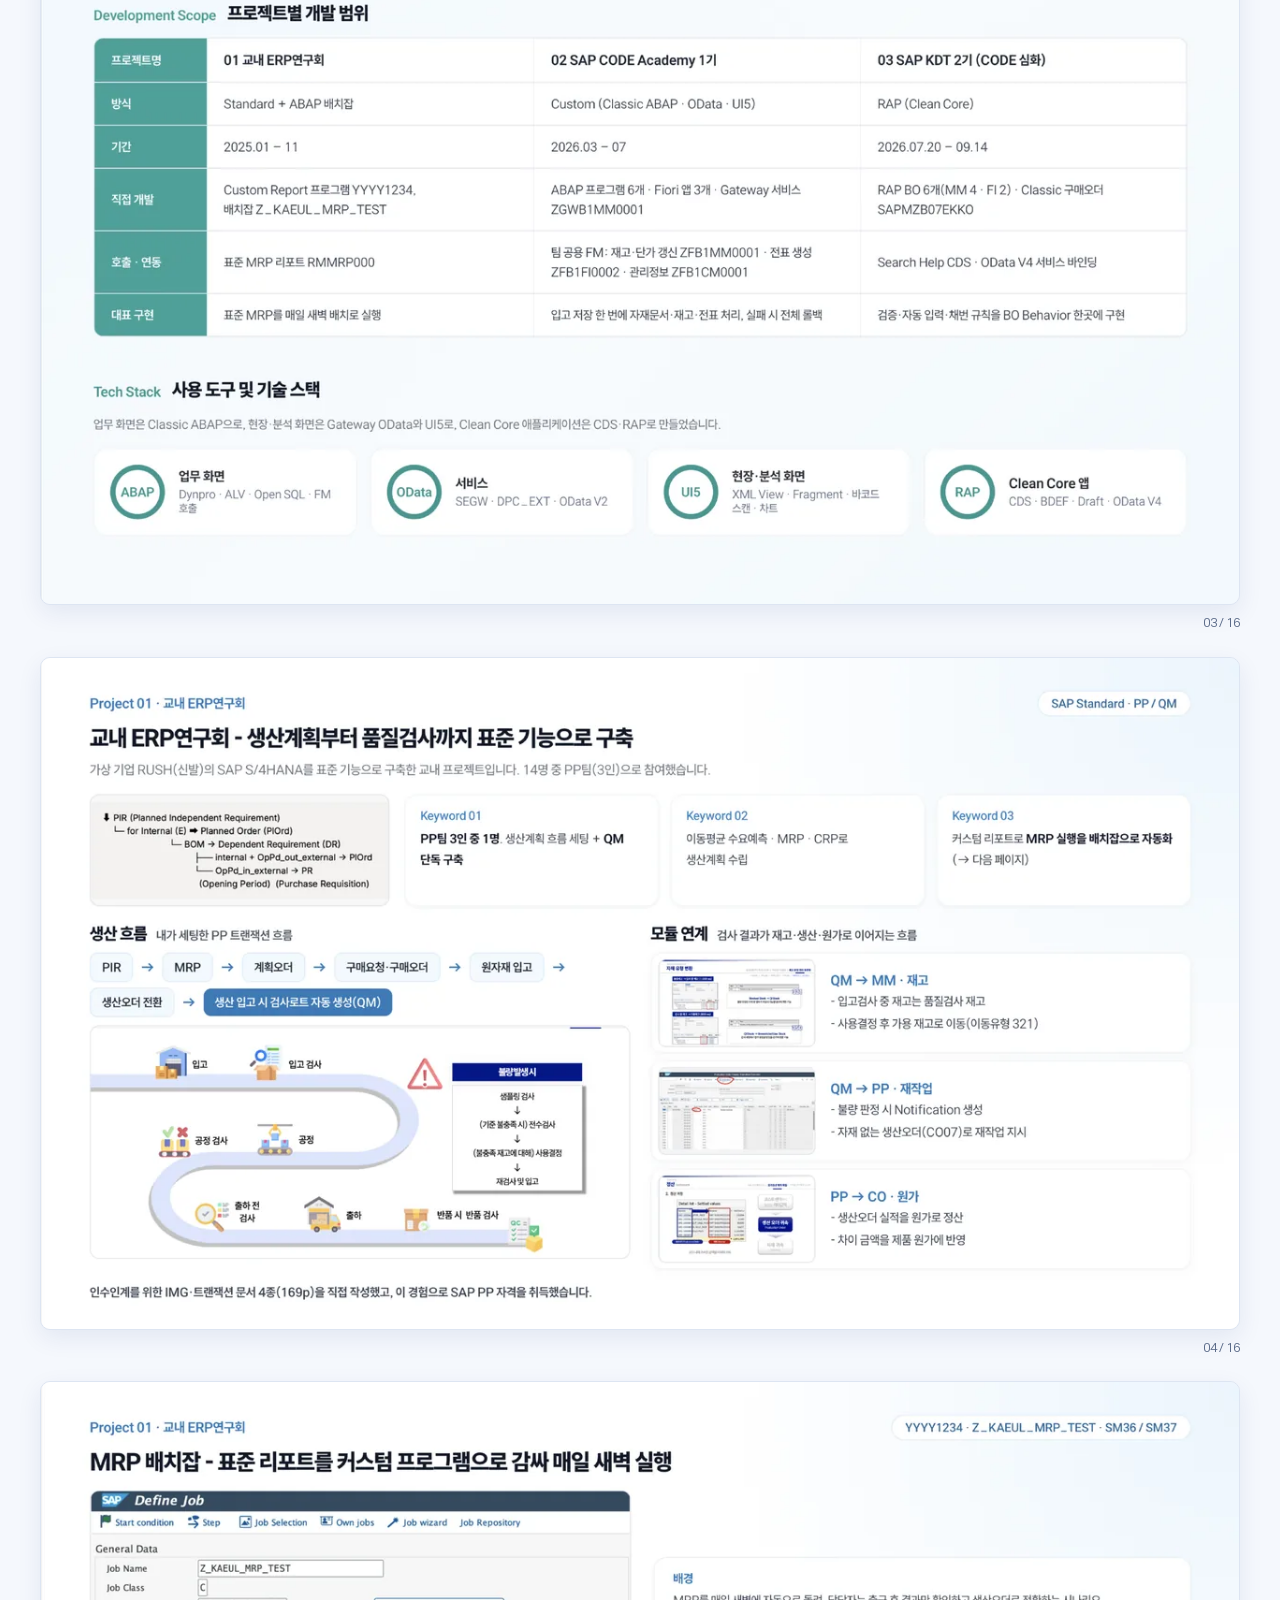
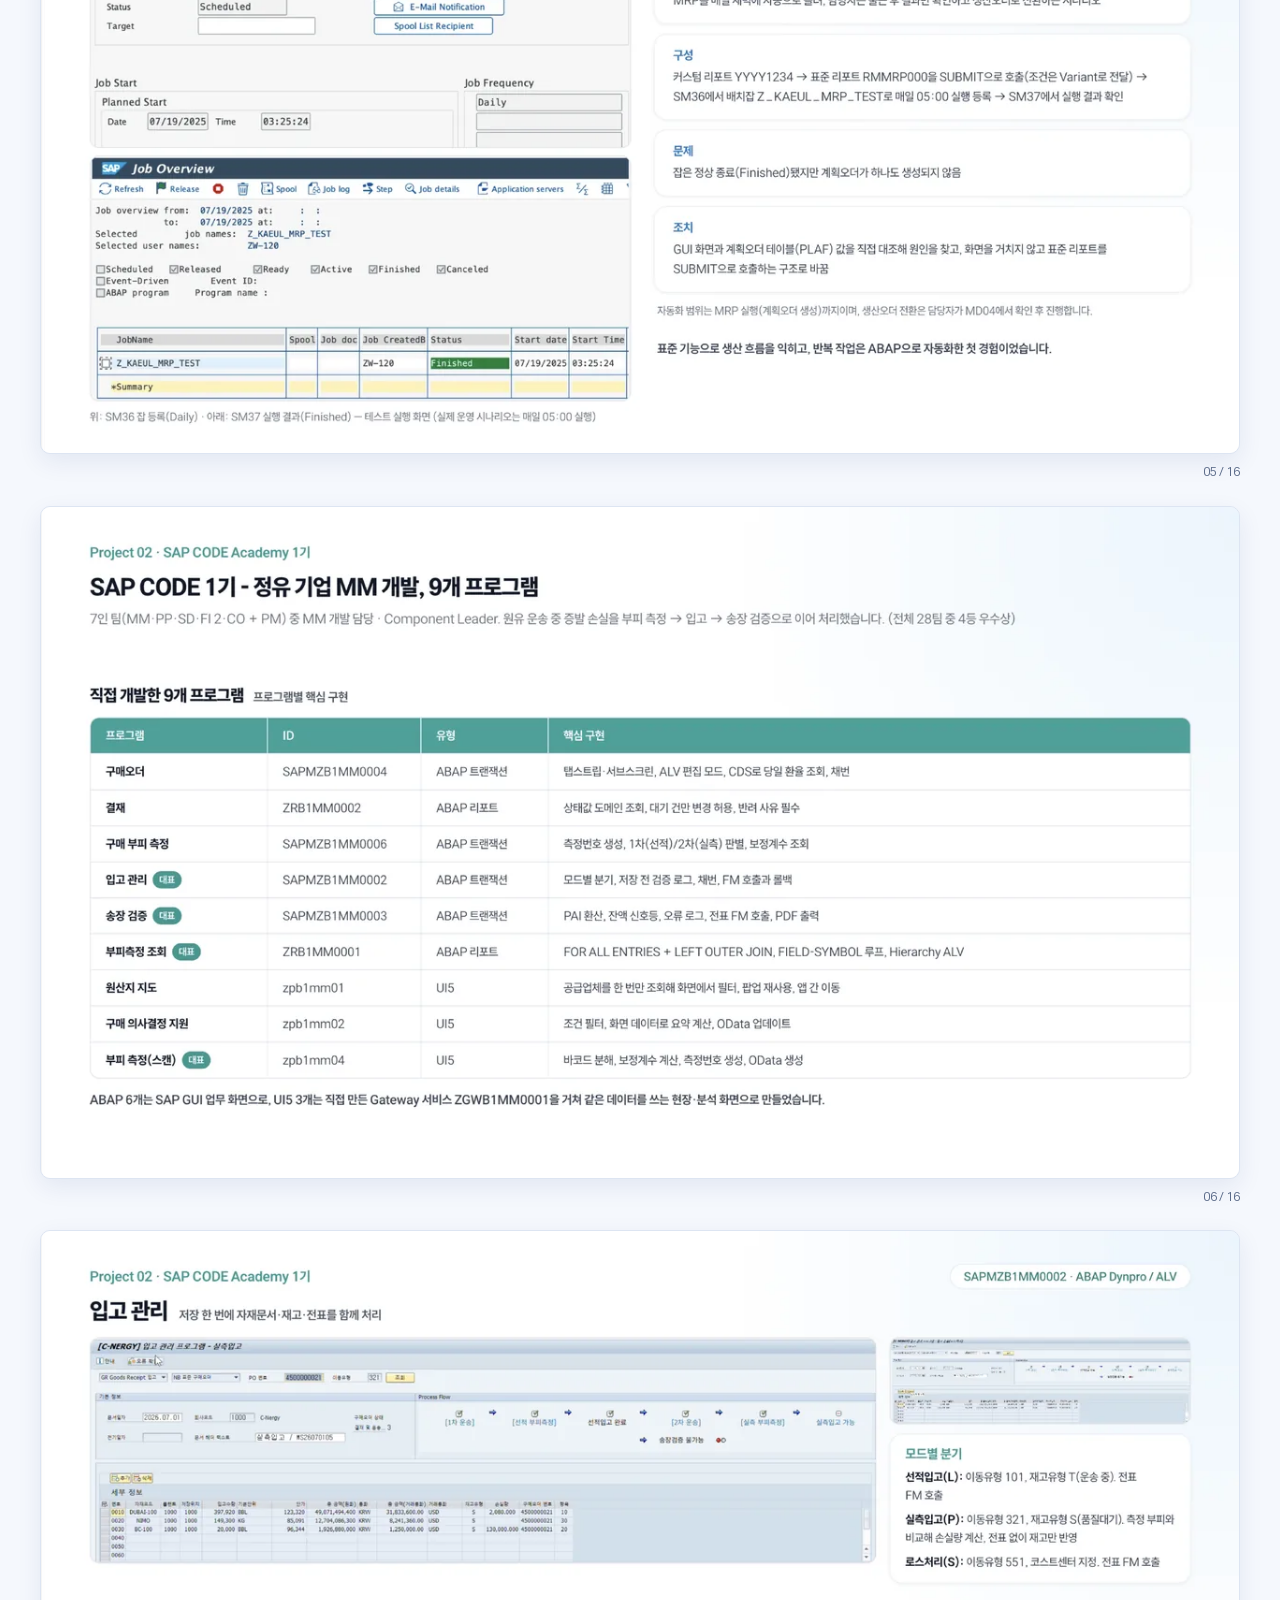
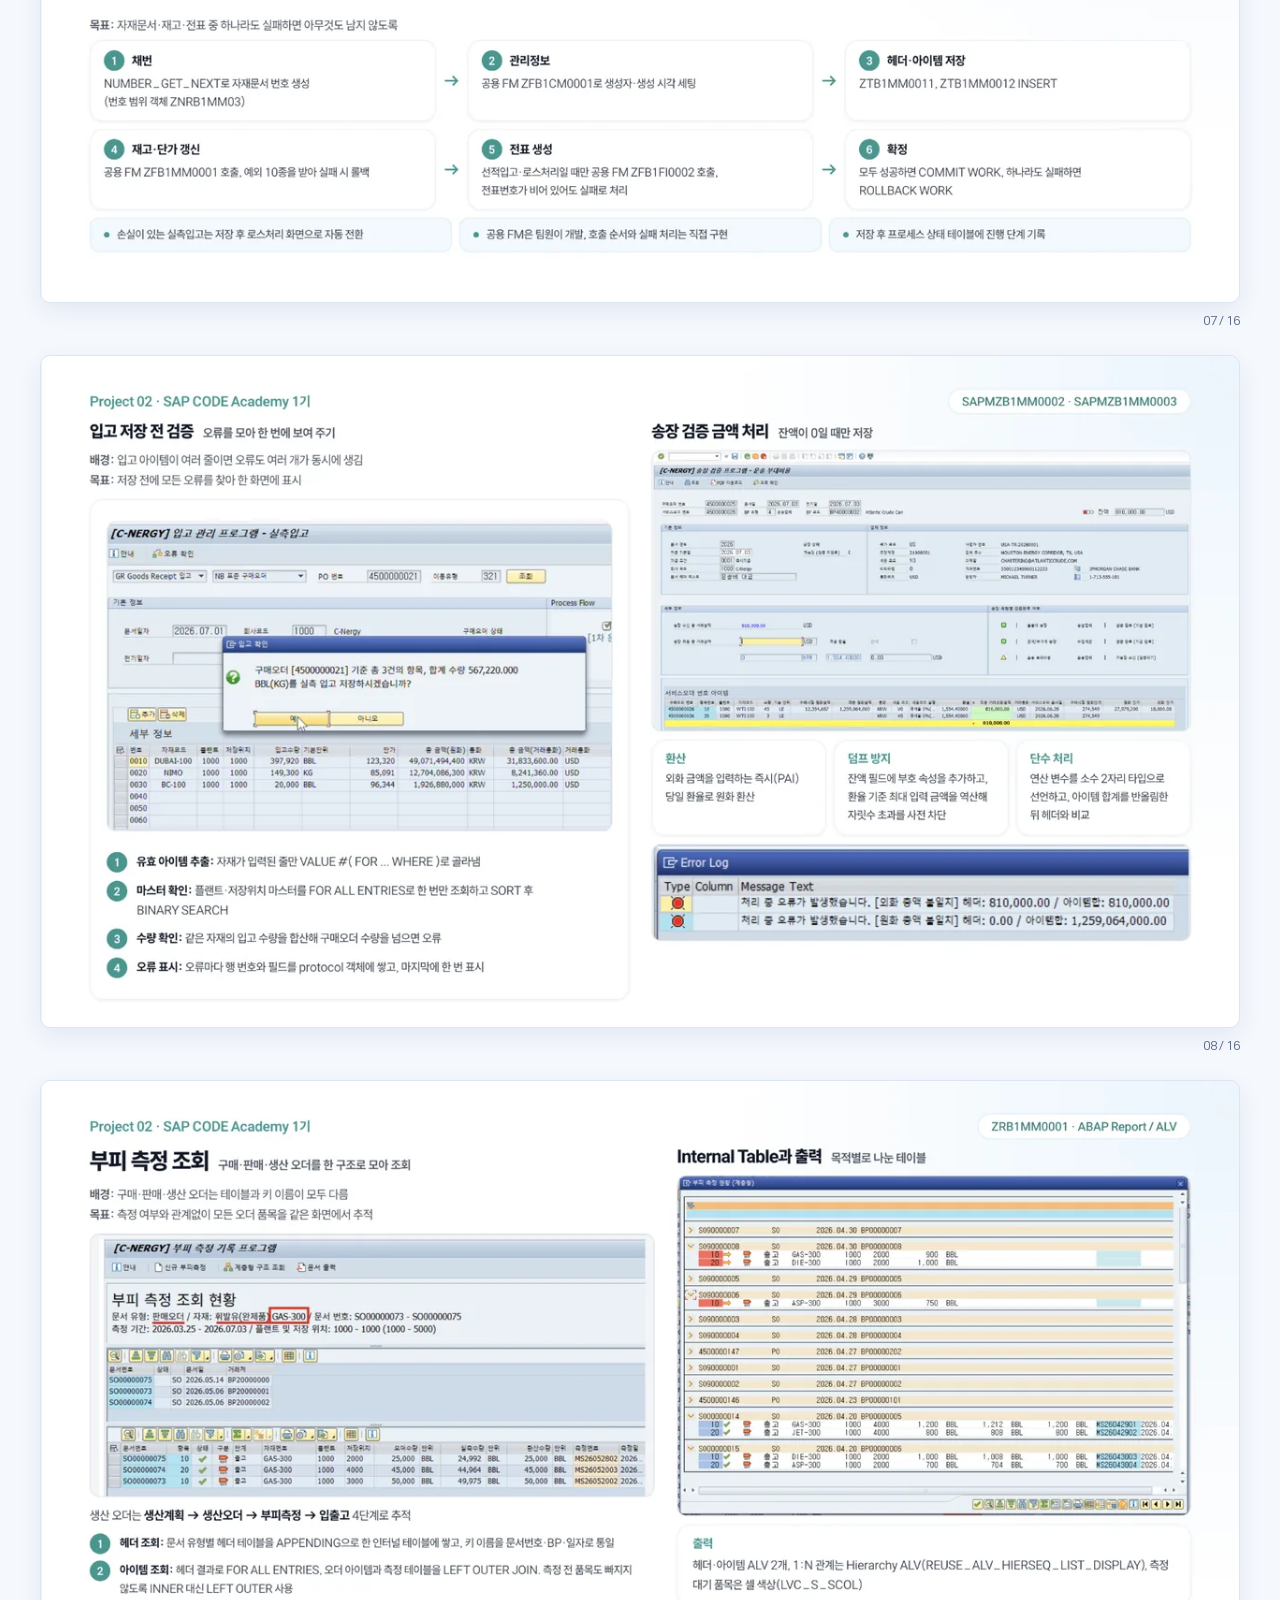
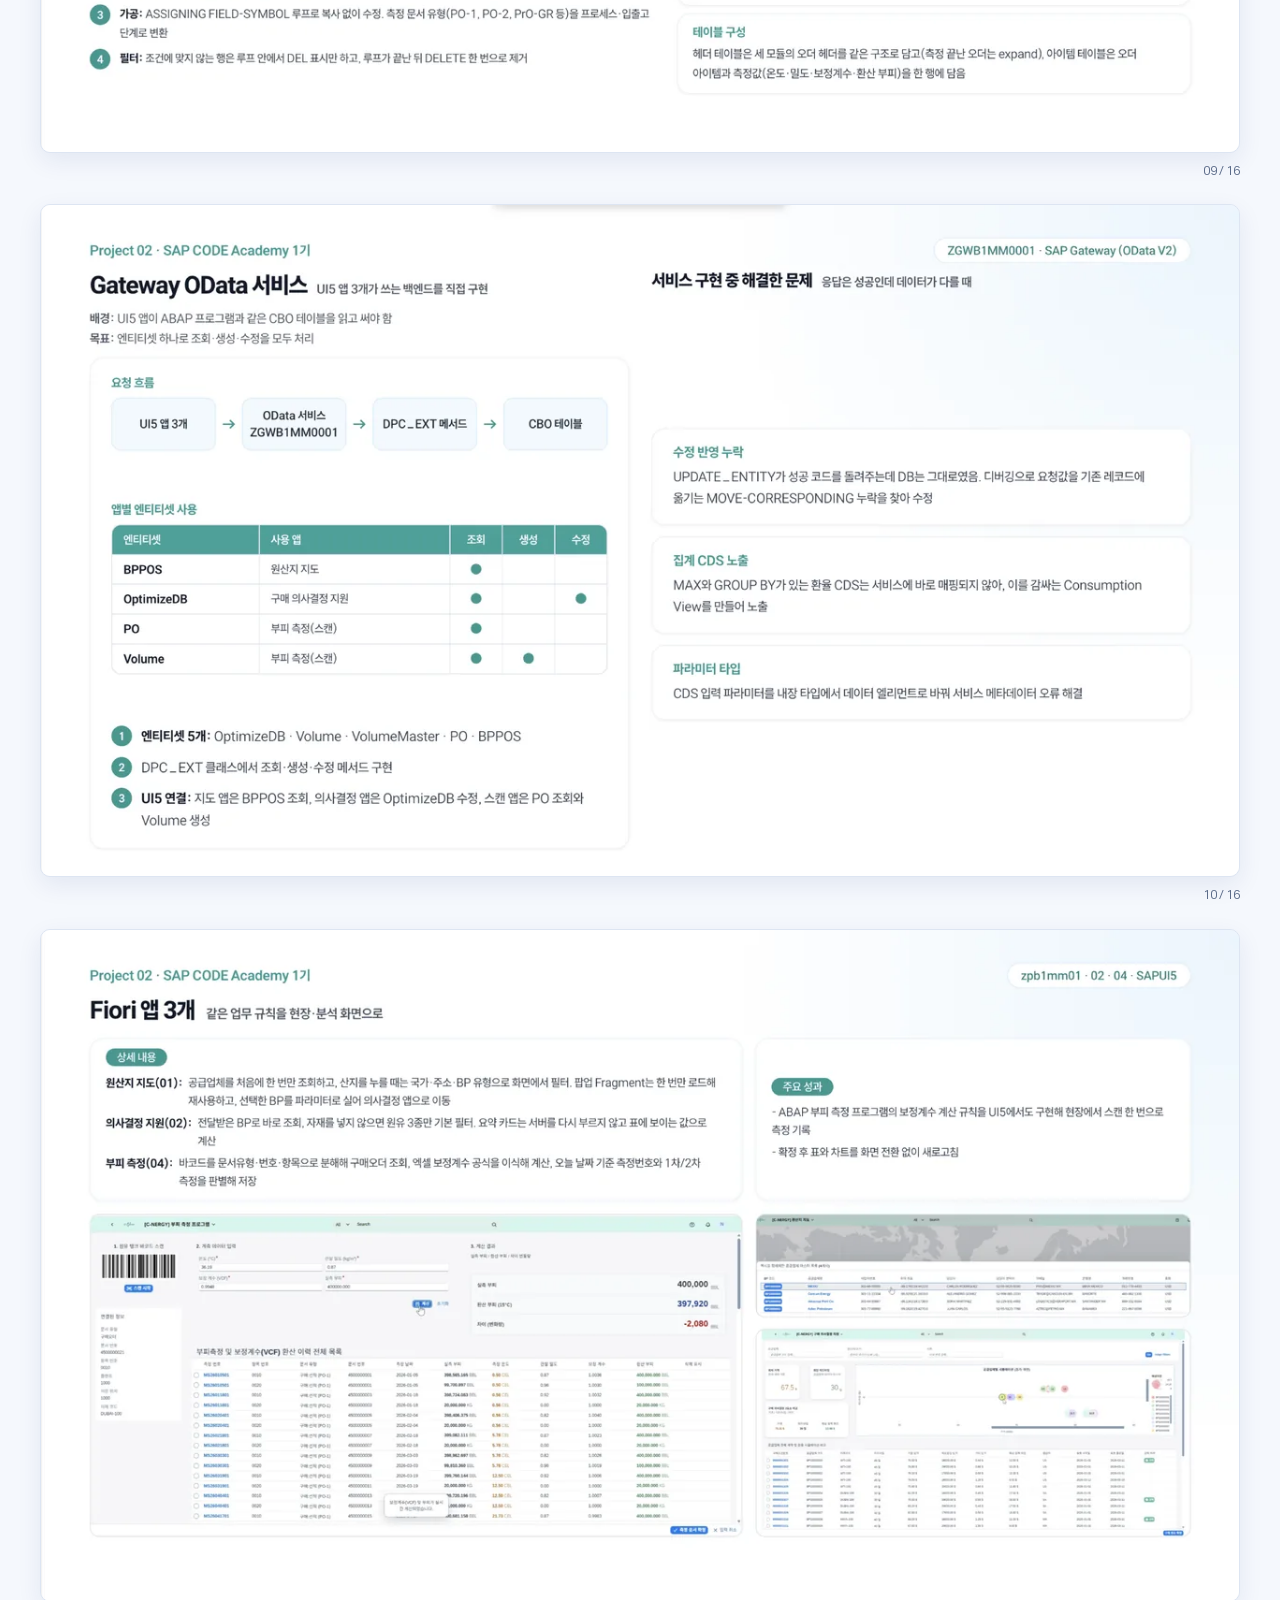
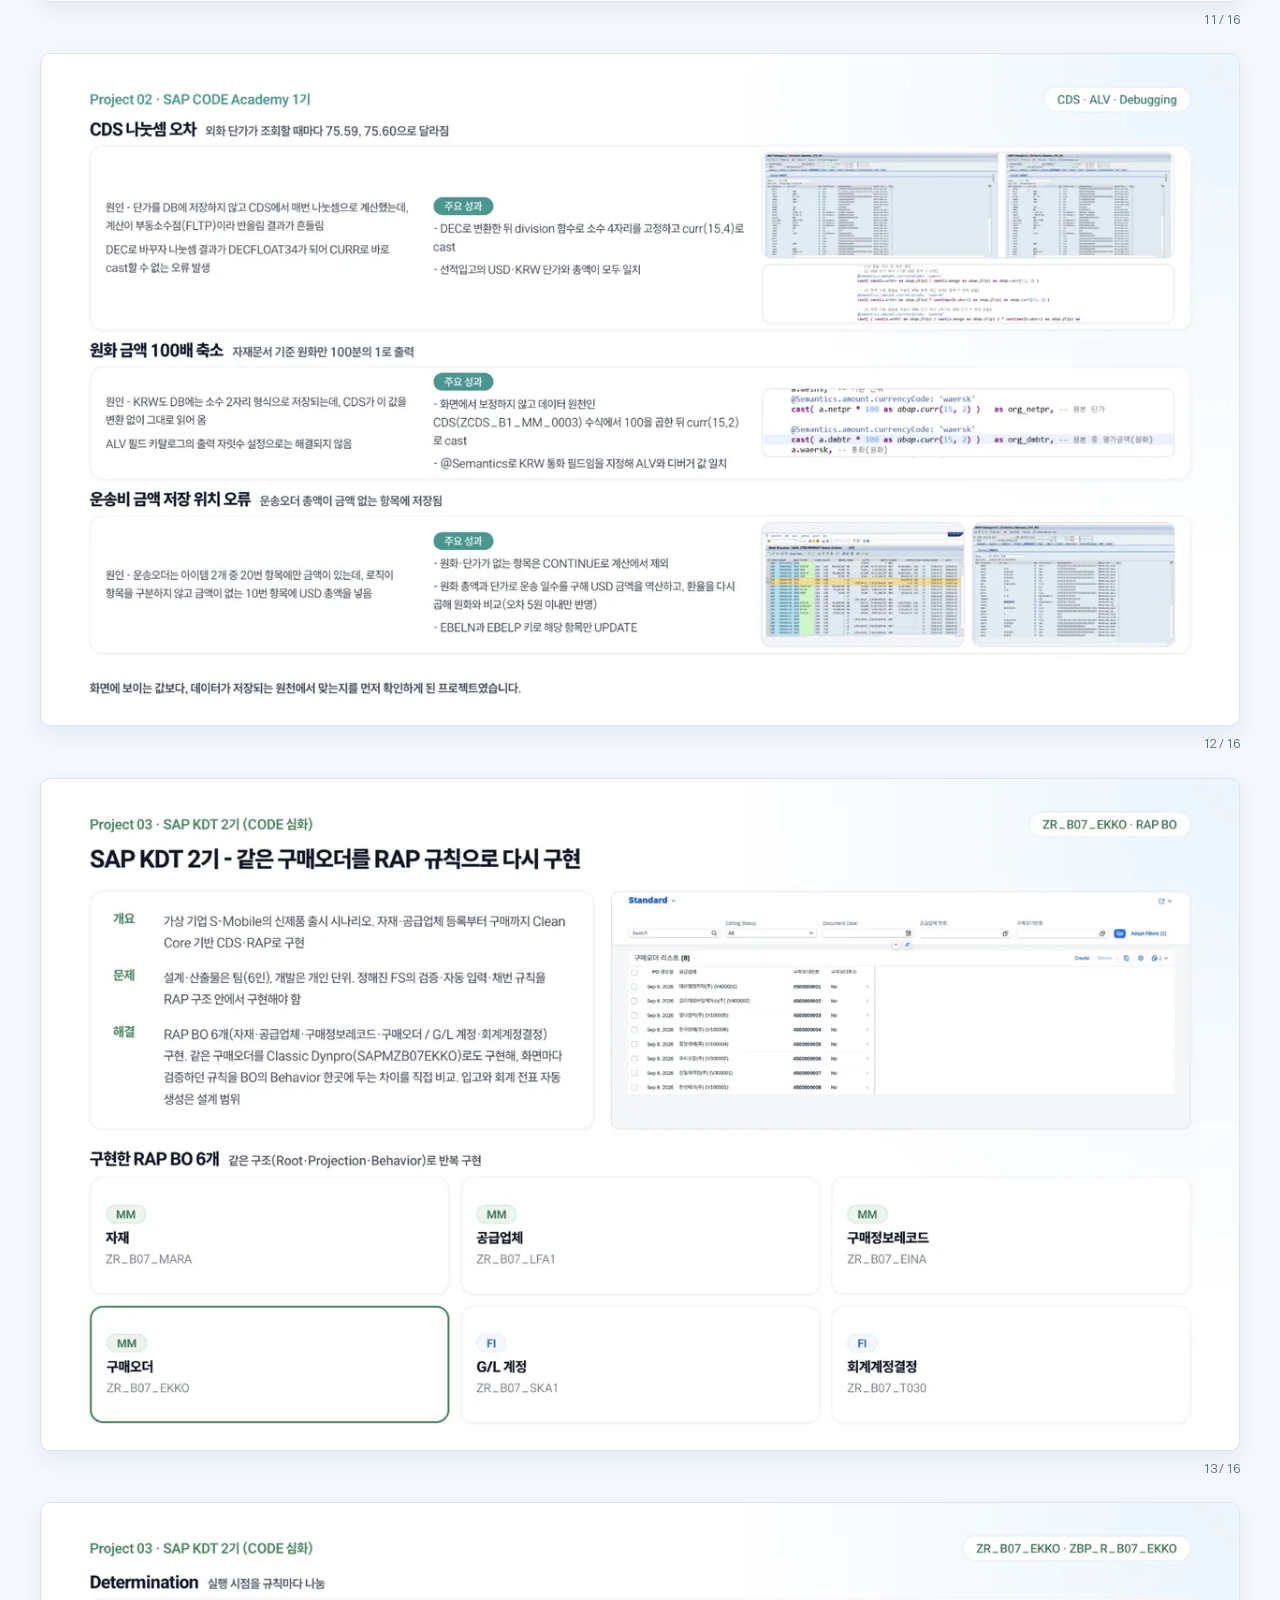
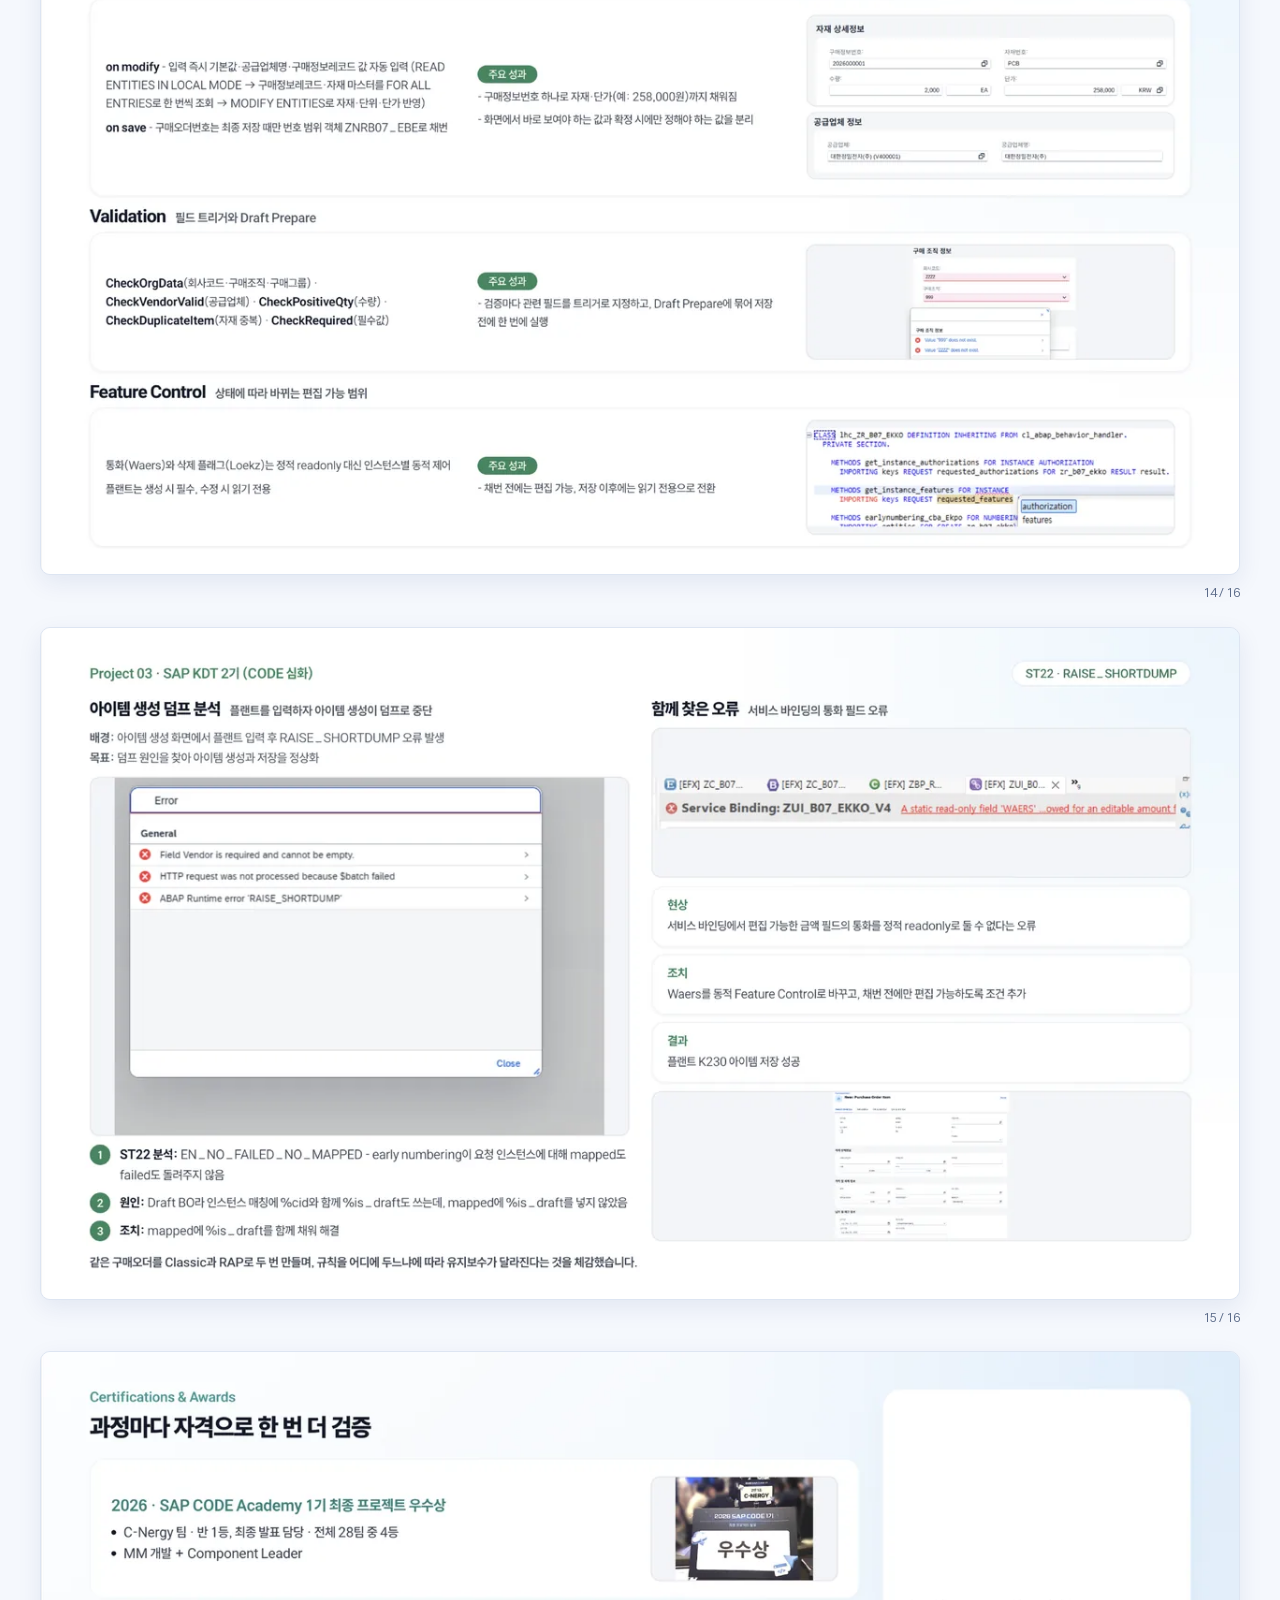
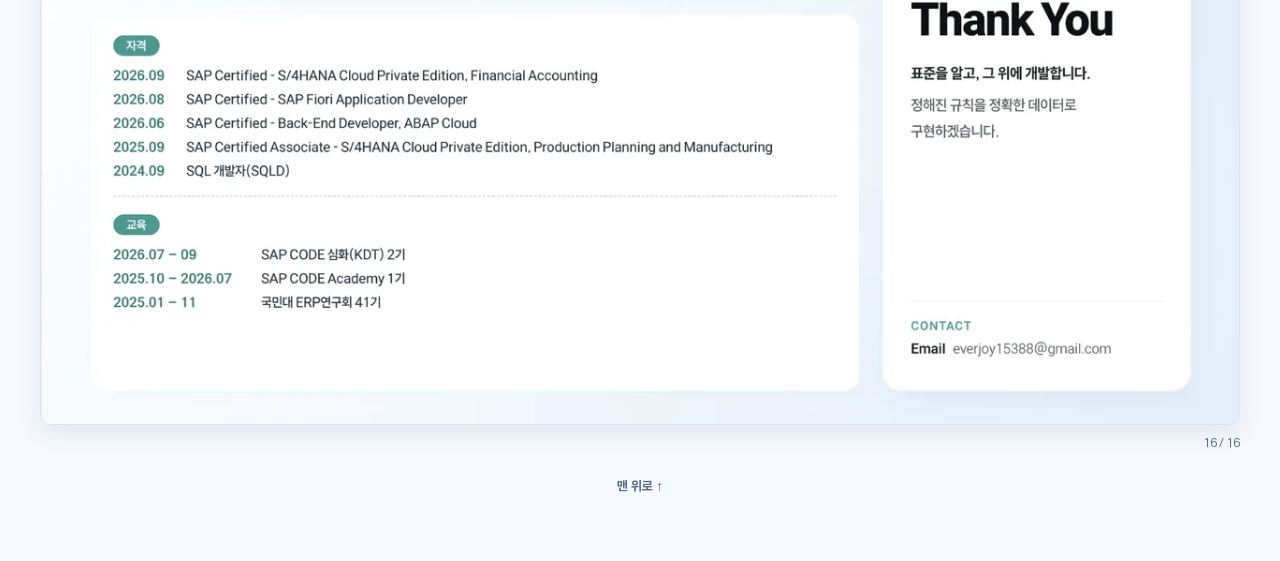
<file: developer.html>
<!doctype html>
<html lang="ko">
<head>
<meta charset="utf-8">
<meta name="viewport" content="width=device-width, initial-scale=1">
<title>SAP ERP 운영·개발 포트폴리오 · 박가을</title>
<meta name="description" content="박가을 SAP ERP 운영·개발 포트폴리오 (16p)">
<link rel="stylesheet" href="viewer.css">
</head>
<body id="top">
<header class="bar">
  <div class="bar-inner">
    <a class="back" href="./">← 목록</a>
    <h1 class="title">SAP ERP 운영·개발 포트폴리오</h1>
    <a class="download" href="developer.pdf" download>PDF 받기</a>
  </div>
</header>

<main>
  <figure>
    <img src="pages/developer/01-1280.webp"
         srcset="pages/developer/01-1280.webp 1280w, pages/developer/01-2560.webp 2560w"
         sizes="(max-width: 1232px) 100vw, 1200px"
         width="1280" height="717" alt="SAP ERP 운영·개발 포트폴리오 1쪽">
    <figcaption>01 / 16</figcaption>
  </figure>
  <figure>
    <img src="pages/developer/02-1280.webp"
         srcset="pages/developer/02-1280.webp 1280w, pages/developer/02-2560.webp 2560w"
         sizes="(max-width: 1232px) 100vw, 1200px"
         width="1280" height="717" alt="SAP ERP 운영·개발 포트폴리오 2쪽">
    <figcaption>02 / 16</figcaption>
  </figure>
  <figure>
    <img src="pages/developer/03-1280.webp"
         srcset="pages/developer/03-1280.webp 1280w, pages/developer/03-2560.webp 2560w"
         sizes="(max-width: 1232px) 100vw, 1200px"
         width="1280" height="717" alt="SAP ERP 운영·개발 포트폴리오 3쪽" loading="lazy">
    <figcaption>03 / 16</figcaption>
  </figure>
  <figure>
    <img src="pages/developer/04-1280.webp"
         srcset="pages/developer/04-1280.webp 1280w, pages/developer/04-2560.webp 2560w"
         sizes="(max-width: 1232px) 100vw, 1200px"
         width="1280" height="717" alt="SAP ERP 운영·개발 포트폴리오 4쪽" loading="lazy">
    <figcaption>04 / 16</figcaption>
  </figure>
  <figure>
    <img src="pages/developer/05-1280.webp"
         srcset="pages/developer/05-1280.webp 1280w, pages/developer/05-2560.webp 2560w"
         sizes="(max-width: 1232px) 100vw, 1200px"
         width="1280" height="717" alt="SAP ERP 운영·개발 포트폴리오 5쪽" loading="lazy">
    <figcaption>05 / 16</figcaption>
  </figure>
  <figure>
    <img src="pages/developer/06-1280.webp"
         srcset="pages/developer/06-1280.webp 1280w, pages/developer/06-2560.webp 2560w"
         sizes="(max-width: 1232px) 100vw, 1200px"
         width="1280" height="717" alt="SAP ERP 운영·개발 포트폴리오 6쪽" loading="lazy">
    <figcaption>06 / 16</figcaption>
  </figure>
  <figure>
    <img src="pages/developer/07-1280.webp"
         srcset="pages/developer/07-1280.webp 1280w, pages/developer/07-2560.webp 2560w"
         sizes="(max-width: 1232px) 100vw, 1200px"
         width="1280" height="717" alt="SAP ERP 운영·개발 포트폴리오 7쪽" loading="lazy">
    <figcaption>07 / 16</figcaption>
  </figure>
  <figure>
    <img src="pages/developer/08-1280.webp"
         srcset="pages/developer/08-1280.webp 1280w, pages/developer/08-2560.webp 2560w"
         sizes="(max-width: 1232px) 100vw, 1200px"
         width="1280" height="717" alt="SAP ERP 운영·개발 포트폴리오 8쪽" loading="lazy">
    <figcaption>08 / 16</figcaption>
  </figure>
  <figure>
    <img src="pages/developer/09-1280.webp"
         srcset="pages/developer/09-1280.webp 1280w, pages/developer/09-2560.webp 2560w"
         sizes="(max-width: 1232px) 100vw, 1200px"
         width="1280" height="717" alt="SAP ERP 운영·개발 포트폴리오 9쪽" loading="lazy">
    <figcaption>09 / 16</figcaption>
  </figure>
  <figure>
    <img src="pages/developer/10-1280.webp"
         srcset="pages/developer/10-1280.webp 1280w, pages/developer/10-2560.webp 2560w"
         sizes="(max-width: 1232px) 100vw, 1200px"
         width="1280" height="717" alt="SAP ERP 운영·개발 포트폴리오 10쪽" loading="lazy">
    <figcaption>10 / 16</figcaption>
  </figure>
  <figure>
    <img src="pages/developer/11-1280.webp"
         srcset="pages/developer/11-1280.webp 1280w, pages/developer/11-2560.webp 2560w"
         sizes="(max-width: 1232px) 100vw, 1200px"
         width="1280" height="717" alt="SAP ERP 운영·개발 포트폴리오 11쪽" loading="lazy">
    <figcaption>11 / 16</figcaption>
  </figure>
  <figure>
    <img src="pages/developer/12-1280.webp"
         srcset="pages/developer/12-1280.webp 1280w, pages/developer/12-2560.webp 2560w"
         sizes="(max-width: 1232px) 100vw, 1200px"
         width="1280" height="717" alt="SAP ERP 운영·개발 포트폴리오 12쪽" loading="lazy">
    <figcaption>12 / 16</figcaption>
  </figure>
  <figure>
    <img src="pages/developer/13-1280.webp"
         srcset="pages/developer/13-1280.webp 1280w, pages/developer/13-2560.webp 2560w"
         sizes="(max-width: 1232px) 100vw, 1200px"
         width="1280" height="717" alt="SAP ERP 운영·개발 포트폴리오 13쪽" loading="lazy">
    <figcaption>13 / 16</figcaption>
  </figure>
  <figure>
    <img src="pages/developer/14-1280.webp"
         srcset="pages/developer/14-1280.webp 1280w, pages/developer/14-2560.webp 2560w"
         sizes="(max-width: 1232px) 100vw, 1200px"
         width="1280" height="717" alt="SAP ERP 운영·개발 포트폴리오 14쪽" loading="lazy">
    <figcaption>14 / 16</figcaption>
  </figure>
  <figure>
    <img src="pages/developer/15-1280.webp"
         srcset="pages/developer/15-1280.webp 1280w, pages/developer/15-2560.webp 2560w"
         sizes="(max-width: 1232px) 100vw, 1200px"
         width="1280" height="717" alt="SAP ERP 운영·개발 포트폴리오 15쪽" loading="lazy">
    <figcaption>15 / 16</figcaption>
  </figure>
  <figure>
    <img src="pages/developer/16-1280.webp"
         srcset="pages/developer/16-1280.webp 1280w, pages/developer/16-2560.webp 2560w"
         sizes="(max-width: 1232px) 100vw, 1200px"
         width="1280" height="717" alt="SAP ERP 운영·개발 포트폴리오 16쪽" loading="lazy">
    <figcaption>16 / 16</figcaption>
  </figure>
  <a class="top" href="#top">맨 위로 ↑</a>
</main>
</body>
</html>
</file>
<file: viewer.css>
@font-face {
  font-family: "Freesentation";
  src: url("fonts/Freesentation-4Regular.woff2") format("woff2");
  font-weight: 400;
  font-display: swap;
}
@font-face {
  font-family: "Freesentation";
  src: url("fonts/Freesentation-7Bold.woff2") format("woff2");
  font-weight: 700;
  font-display: swap;
}
/* 남색 계열: #0A2878 · #3C5A8C · #788CB4 · #96AAC8 + 강조 파랑 #156EF8 */
:root {
  --page: #f5f8fd;
  --frame-line: #dde5f2;
  --num: #5a6a88;
}
* { box-sizing: border-box; }
body {
  margin: 0;
  background-color: var(--page);
  color: #1b2333;
  font-family: "Freesentation", -apple-system, BlinkMacSystemFont, "Apple SD Gothic Neo", "Malgun Gothic", "Noto Sans KR", sans-serif;
  line-height: 1.5;
}
.bar {
  position: sticky;
  top: 0;
  z-index: 10;
  background:
    radial-gradient(ellipse 40% 140% at 95% 120%, rgba(21, 110, 248, 0.55), transparent 70%),
    linear-gradient(120deg, #030f59 0%, #0A2878 100%);
  color: #ffffff;
  box-shadow: 0 2px 12px rgba(3, 15, 89, 0.25);
}
.bar-inner {
  display: flex;
  align-items: center;
  gap: 16px;
  max-width: 1232px;
  margin: 0 auto;
  padding: 12px 16px;
}
.back {
  flex: none;
  color: #96AAC8;
  font-size: 15px;
  font-weight: 700;
  text-decoration: none;
}
.back:hover, .back:focus-visible { color: #ffffff; }
.title {
  flex: 1;
  min-width: 0;
  margin: 0;
  font-size: 17px;
  font-weight: 700;
  white-space: nowrap;
  overflow: hidden;
  text-overflow: ellipsis;
}
.download {
  flex: none;
  padding: 6px 14px;
  border: 1px solid rgba(255, 255, 255, 0.35);
  border-radius: 999px;
  color: #ffffff;
  font-size: 14px;
  font-weight: 700;
  text-decoration: none;
}
.download:hover, .download:focus-visible {
  background: rgba(255, 255, 255, 0.12);
}
main {
  max-width: 1232px;
  margin: 0 auto;
  padding: 24px 16px 64px;
}
figure {
  margin: 0 0 24px;
}
figure img {
  display: block;
  width: 100%;
  height: auto;
  border: 1px solid var(--frame-line);
  border-radius: 10px;
  box-shadow: 0 8px 24px rgba(10, 40, 120, 0.08);
  background: #ffffff;
}
figcaption {
  margin-top: 8px;
  color: var(--num);
  font-size: 13px;
  text-align: right;
}
.top {
  display: block;
  margin: 8px auto 0;
  width: max-content;
  color: var(--num);
  font-size: 14px;
  font-weight: 700;
  text-decoration: none;
}
@media (max-width: 480px) {
  .bar-inner { gap: 10px; }
  .title { font-size: 15px; }
  .download { padding: 5px 10px; font-size: 13px; }
  main { padding-top: 16px; }
  figure { margin-bottom: 16px; }
  figure img { border-radius: 6px; }
}
@media (prefers-color-scheme: dark) {
  :root {
    --frame-line: rgba(255, 255, 255, 0.16);
    --num: #96AAC8;
  }
  html {
    min-height: 100%;
    background:
      radial-gradient(ellipse 70% 50% at 85% 75%, rgba(40, 80, 171, 0.55), transparent 70%),
      linear-gradient(160deg, #030f59 0%, #061a6a 55%, #0A2878 100%);
  }
  body { background: transparent; color: #e6ebf5; }
  .bar { background: rgba(3, 15, 89, 0.85); backdrop-filter: blur(8px); }
  figure img { box-shadow: 0 8px 24px rgba(0, 0, 0, 0.3); }
}
</file>
